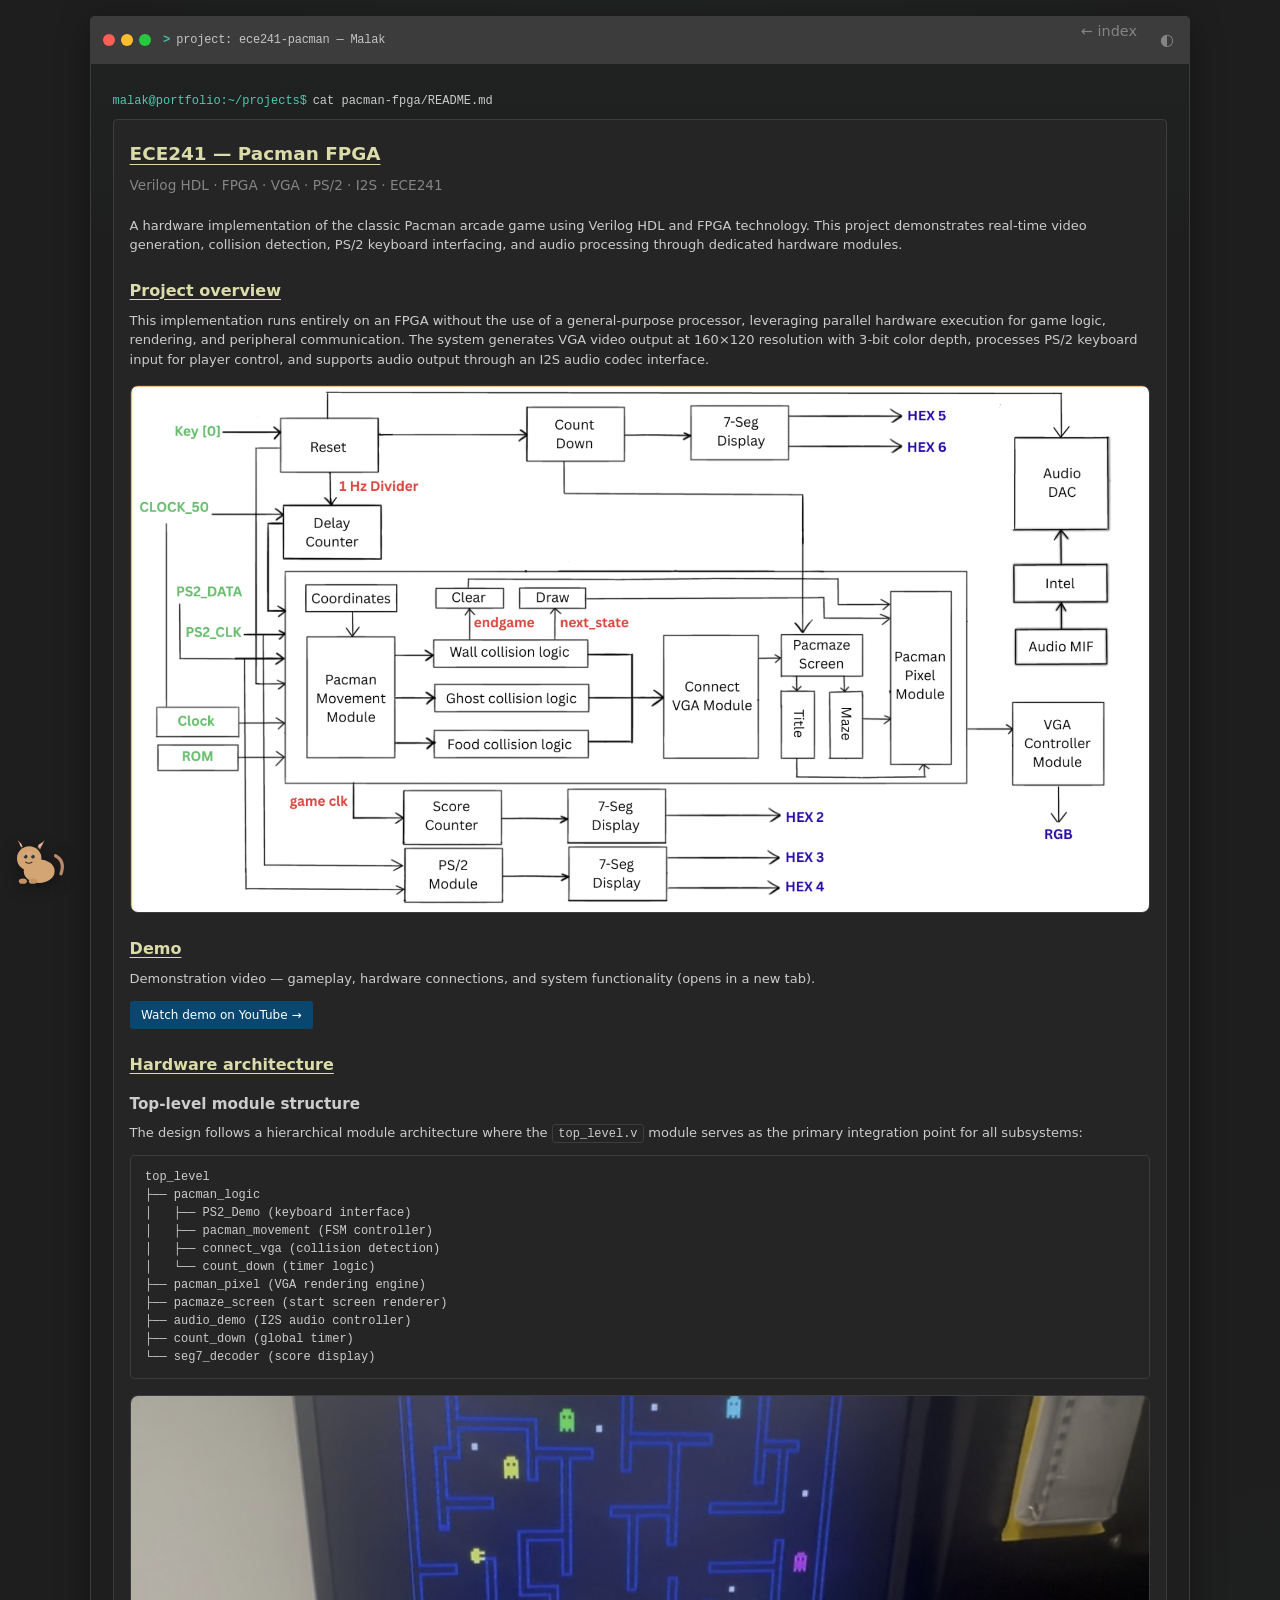
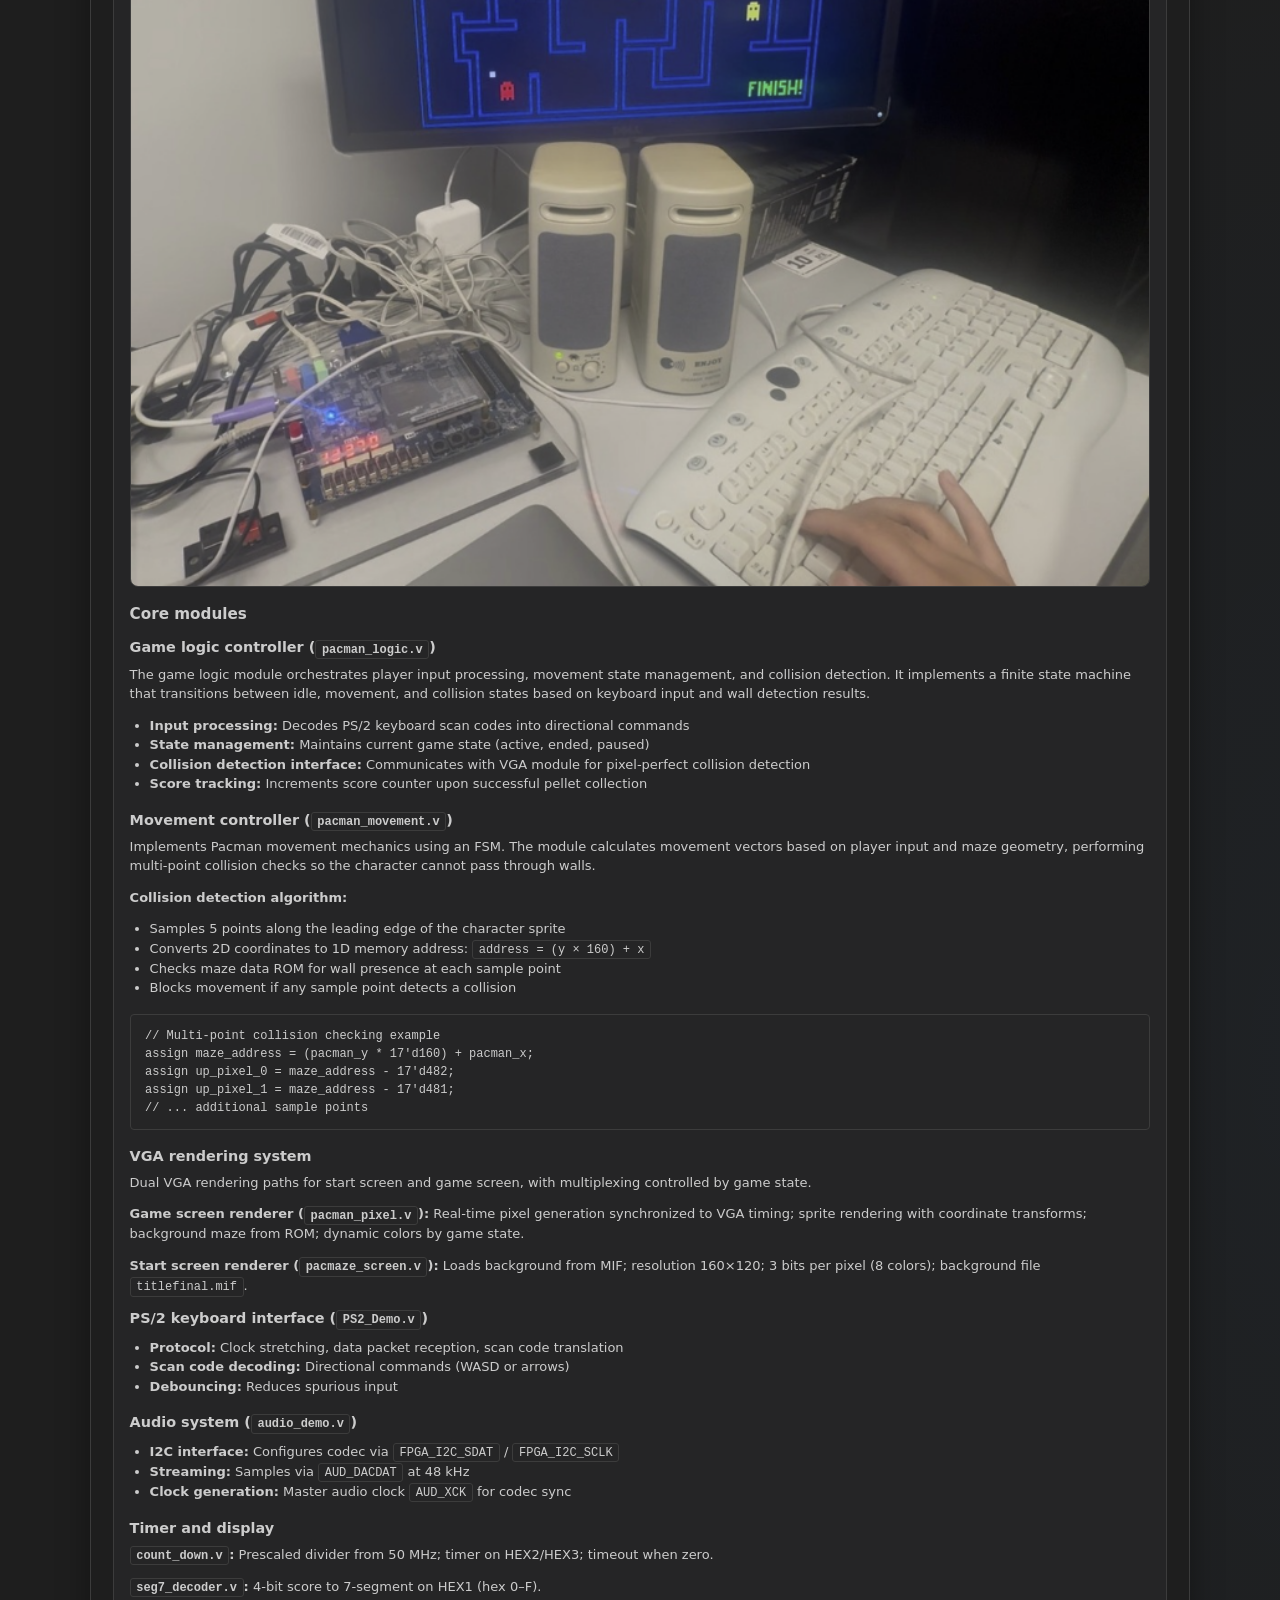
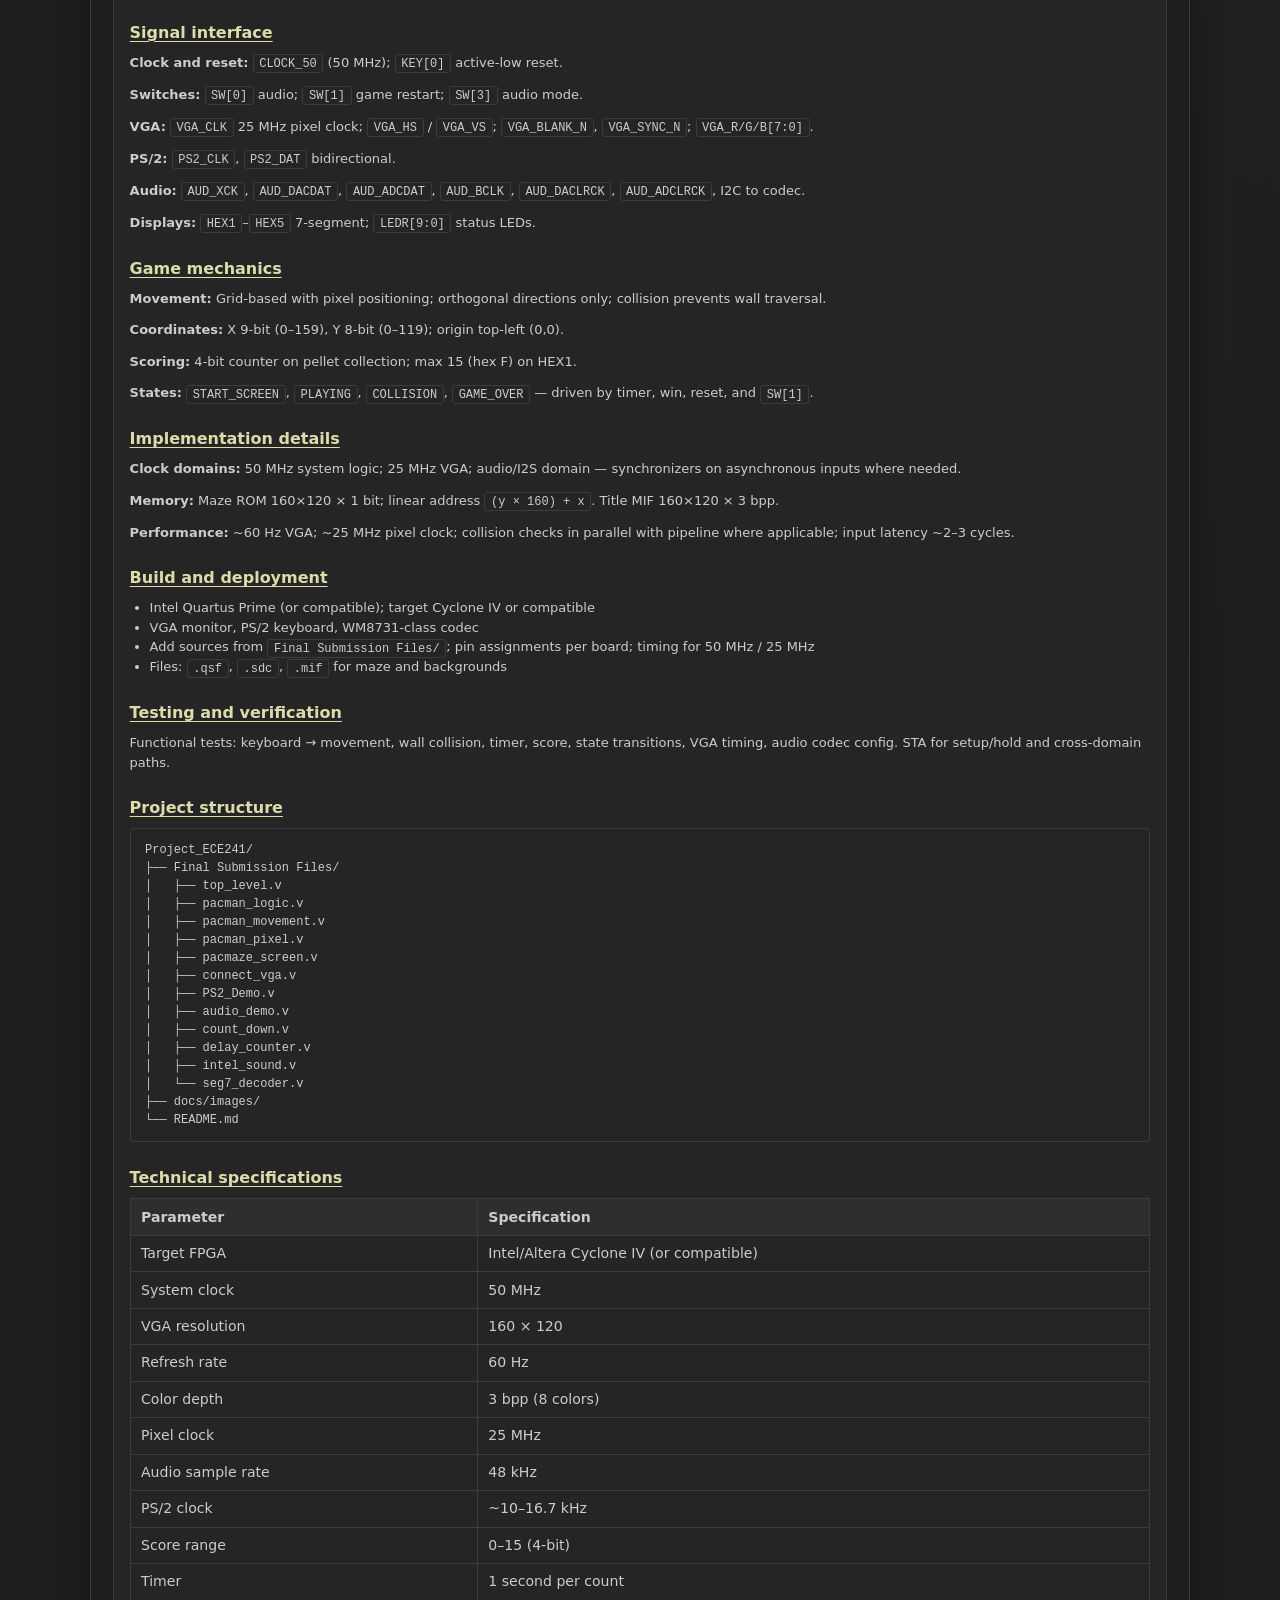
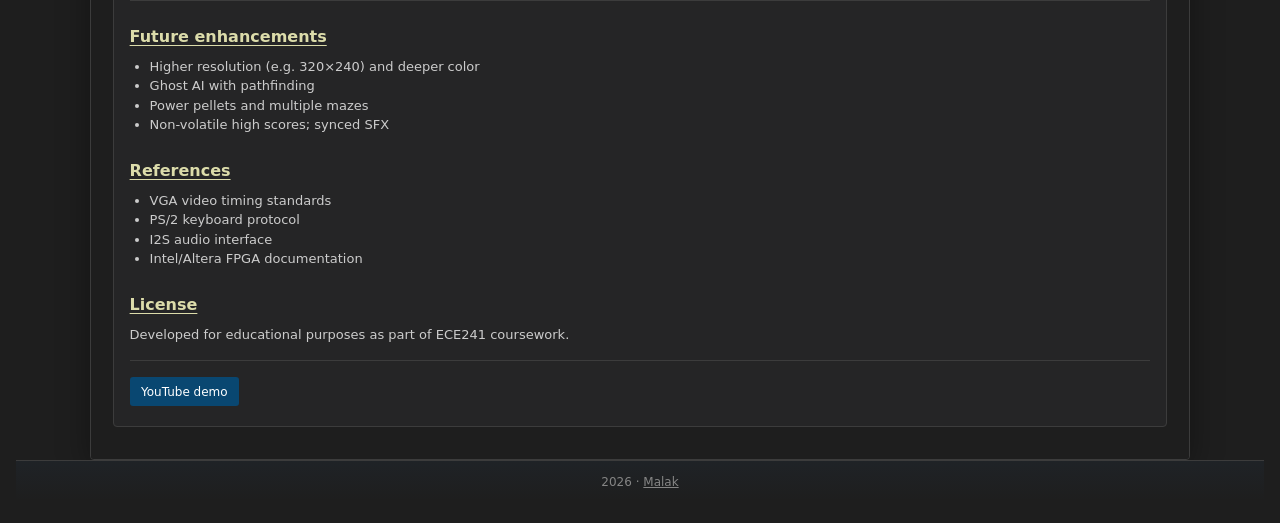
<file: project-pacman-fpga.html>
<!DOCTYPE html>
<html lang="en">
<head>
  <meta charset="UTF-8" />
  <meta name="viewport" content="width=device-width, initial-scale=1.0" />
  <title>ECE241 — Pacman FPGA — Malak</title>
  <link rel="stylesheet" href="styles.css" />
</head>
<body>
  <div class="terminal-window">
    <header class="term-titlebar">
      <div class="term-dots">
        <span class="dot close"></span>
        <span class="dot min"></span>
        <span class="dot max"></span>
      </div>
      <span class="term-title">project: ece241-pacman — Malak</span>
      <a href="index.html#projects" class="back-link term-back">← index</a>
      <button type="button" class="term-theme-toggle" id="theme-toggle" aria-label="Toggle theme"><span class="icon-dark">◐</span><span class="icon-light">☀</span></button>
    </header>

    <main class="term-body">
      <div class="term-content">
        <div class="term-line">
          <span class="prompt">malak@portfolio:~/projects$</span>
          <span class="cmd">cat pacman-fpga/README.md</span>
        </div>
        <article class="project-detail project-detail-long">
          <h1>ECE241 — Pacman FPGA</h1>
          <p class="project-meta">Verilog HDL · FPGA · VGA · PS/2 · I2S · ECE241</p>

          <div class="project-body">
            <p>A hardware implementation of the classic Pacman arcade game using Verilog HDL and FPGA technology. This project demonstrates real-time video generation, collision detection, PS/2 keyboard interfacing, and audio processing through dedicated hardware modules.</p>

            <h2>Project overview</h2>
            <p>This implementation runs entirely on an FPGA without the use of a general-purpose processor, leveraging parallel hardware execution for game logic, rendering, and peripheral communication. The system generates VGA video output at 160×120 resolution with 3-bit color depth, processes PS/2 keyboard input for player control, and supports audio output through an I2S audio codec interface.</p>
            <figure class="project-figure">
              <span class="project-img-wrap" data-img-loaded><img src="images/pacman-fpga/overview.png" alt="Pacman FPGA hardware setup and display" class="project-img" loading="lazy" decoding="async" width="1728" height="892" /></span>
            </figure>

            <h2>Demo</h2>
            <p>Demonstration video — gameplay, hardware connections, and system functionality (opens in a new tab).</p>
            <p class="project-demo-link">
              <a href="https://www.youtube.com/watch?v=6VuTFfgRM2U" class="btn-link" target="_blank" rel="noopener">Watch demo on YouTube →</a>
            </p>

            <h2>Hardware architecture</h2>

            <h3>Top-level module structure</h3>
            <p>The design follows a hierarchical module architecture where the <code>top_level.v</code> module serves as the primary integration point for all subsystems:</p>
            <pre><code>top_level
├── pacman_logic
│   ├── PS2_Demo (keyboard interface)
│   ├── pacman_movement (FSM controller)
│   ├── connect_vga (collision detection)
│   └── count_down (timer logic)
├── pacman_pixel (VGA rendering engine)
├── pacmaze_screen (start screen renderer)
├── audio_demo (I2S audio controller)
├── count_down (global timer)
└── seg7_decoder (score display)</code></pre>
            <figure class="project-figure">
              <span class="project-img-wrap" data-img-loaded><img src="images/pacman-fpga/hardware-arch.png" alt="FPGA board and hardware architecture" class="project-img" loading="lazy" decoding="async" width="819" height="635" /></span>
            </figure>

            <h3>Core modules</h3>

            <h4>Game logic controller (<code>pacman_logic.v</code>)</h4>
            <p>The game logic module orchestrates player input processing, movement state management, and collision detection. It implements a finite state machine that transitions between idle, movement, and collision states based on keyboard input and wall detection results.</p>
            <ul>
              <li><strong>Input processing:</strong> Decodes PS/2 keyboard scan codes into directional commands</li>
              <li><strong>State management:</strong> Maintains current game state (active, ended, paused)</li>
              <li><strong>Collision detection interface:</strong> Communicates with VGA module for pixel-perfect collision detection</li>
              <li><strong>Score tracking:</strong> Increments score counter upon successful pellet collection</li>
            </ul>

            <h4>Movement controller (<code>pacman_movement.v</code>)</h4>
            <p>Implements Pacman movement mechanics using an FSM. The module calculates movement vectors based on player input and maze geometry, performing multi-point collision checks so the character cannot pass through walls.</p>
            <p><strong>Collision detection algorithm:</strong></p>
            <ul>
              <li>Samples 5 points along the leading edge of the character sprite</li>
              <li>Converts 2D coordinates to 1D memory address: <code>address = (y × 160) + x</code></li>
              <li>Checks maze data ROM for wall presence at each sample point</li>
              <li>Blocks movement if any sample point detects a collision</li>
            </ul>
            <pre><code>// Multi-point collision checking example
assign maze_address = (pacman_y * 17'd160) + pacman_x;
assign up_pixel_0 = maze_address - 17'd482;
assign up_pixel_1 = maze_address - 17'd481;
// ... additional sample points</code></pre>

            <h4>VGA rendering system</h4>
            <p>Dual VGA rendering paths for start screen and game screen, with multiplexing controlled by game state.</p>
            <p><strong>Game screen renderer (<code>pacman_pixel.v</code>):</strong> Real-time pixel generation synchronized to VGA timing; sprite rendering with coordinate transforms; background maze from ROM; dynamic colors by game state.</p>
            <p><strong>Start screen renderer (<code>pacmaze_screen.v</code>):</strong> Loads background from MIF; resolution 160×120; 3 bits per pixel (8 colors); background file <code>titlefinal.mif</code>.</p>

            <h4>PS/2 keyboard interface (<code>PS2_Demo.v</code>)</h4>
            <ul>
              <li><strong>Protocol:</strong> Clock stretching, data packet reception, scan code translation</li>
              <li><strong>Scan code decoding:</strong> Directional commands (WASD or arrows)</li>
              <li><strong>Debouncing:</strong> Reduces spurious input</li>
            </ul>

            <h4>Audio system (<code>audio_demo.v</code>)</h4>
            <ul>
              <li><strong>I2C interface:</strong> Configures codec via <code>FPGA_I2C_SDAT</code> / <code>FPGA_I2C_SCLK</code></li>
              <li><strong>Streaming:</strong> Samples via <code>AUD_DACDAT</code> at 48 kHz</li>
              <li><strong>Clock generation:</strong> Master audio clock <code>AUD_XCK</code> for codec sync</li>
            </ul>

            <h4>Timer and display</h4>
            <p><strong><code>count_down.v</code>:</strong> Prescaled divider from 50 MHz; timer on HEX2/HEX3; timeout when zero.</p>
            <p><strong><code>seg7_decoder.v</code>:</strong> 4-bit score to 7-segment on HEX1 (hex 0–F).</p>

            <h2>Signal interface</h2>
            <p><strong>Clock and reset:</strong> <code>CLOCK_50</code> (50 MHz); <code>KEY[0]</code> active-low reset.</p>
            <p><strong>Switches:</strong> <code>SW[0]</code> audio; <code>SW[1]</code> game restart; <code>SW[3]</code> audio mode.</p>
            <p><strong>VGA:</strong> <code>VGA_CLK</code> 25 MHz pixel clock; <code>VGA_HS</code> / <code>VGA_VS</code>; <code>VGA_BLANK_N</code>, <code>VGA_SYNC_N</code>; <code>VGA_R/G/B[7:0]</code>.</p>
            <p><strong>PS/2:</strong> <code>PS2_CLK</code>, <code>PS2_DAT</code> bidirectional.</p>
            <p><strong>Audio:</strong> <code>AUD_XCK</code>, <code>AUD_DACDAT</code>, <code>AUD_ADCDAT</code>, <code>AUD_BCLK</code>, <code>AUD_DACLRCK</code>, <code>AUD_ADCLRCK</code>, I2C to codec.</p>
            <p><strong>Displays:</strong> <code>HEX1</code>–<code>HEX5</code> 7-segment; <code>LEDR[9:0]</code> status LEDs.</p>

            <h2>Game mechanics</h2>
            <p><strong>Movement:</strong> Grid-based with pixel positioning; orthogonal directions only; collision prevents wall traversal.</p>
            <p><strong>Coordinates:</strong> X 9-bit (0–159), Y 8-bit (0–119); origin top-left (0,0).</p>
            <p><strong>Scoring:</strong> 4-bit counter on pellet collection; max 15 (hex F) on HEX1.</p>
            <p><strong>States:</strong> <code>START_SCREEN</code>, <code>PLAYING</code>, <code>COLLISION</code>, <code>GAME_OVER</code> — driven by timer, win, reset, and <code>SW[1]</code>.</p>

            <h2>Implementation details</h2>
            <p><strong>Clock domains:</strong> 50 MHz system logic; 25 MHz VGA; audio/I2S domain — synchronizers on asynchronous inputs where needed.</p>
            <p><strong>Memory:</strong> Maze ROM 160×120 × 1 bit; linear address <code>(y × 160) + x</code>. Title MIF 160×120 × 3 bpp.</p>
            <p><strong>Performance:</strong> ~60 Hz VGA; ~25 MHz pixel clock; collision checks in parallel with pipeline where applicable; input latency ~2–3 cycles.</p>

            <h2>Build and deployment</h2>
            <ul>
              <li>Intel Quartus Prime (or compatible); target Cyclone IV or compatible</li>
              <li>VGA monitor, PS/2 keyboard, WM8731-class codec</li>
              <li>Add sources from <code>Final Submission Files/</code>; pin assignments per board; timing for 50 MHz / 25 MHz</li>
              <li>Files: <code>.qsf</code>, <code>.sdc</code>, <code>.mif</code> for maze and backgrounds</li>
            </ul>

            <h2>Testing and verification</h2>
            <p>Functional tests: keyboard → movement, wall collision, timer, score, state transitions, VGA timing, audio codec config. STA for setup/hold and cross-domain paths.</p>

            <h2>Project structure</h2>
            <pre><code>Project_ECE241/
├── Final Submission Files/
│   ├── top_level.v
│   ├── pacman_logic.v
│   ├── pacman_movement.v
│   ├── pacman_pixel.v
│   ├── pacmaze_screen.v
│   ├── connect_vga.v
│   ├── PS2_Demo.v
│   ├── audio_demo.v
│   ├── count_down.v
│   ├── delay_counter.v
│   ├── intel_sound.v
│   └── seg7_decoder.v
├── docs/images/
└── README.md</code></pre>

            <h2>Technical specifications</h2>
            <table class="project-table">
              <thead>
                <tr><th>Parameter</th><th>Specification</th></tr>
              </thead>
              <tbody>
                <tr><td>Target FPGA</td><td>Intel/Altera Cyclone IV (or compatible)</td></tr>
                <tr><td>System clock</td><td>50 MHz</td></tr>
                <tr><td>VGA resolution</td><td>160 × 120</td></tr>
                <tr><td>Refresh rate</td><td>60 Hz</td></tr>
                <tr><td>Color depth</td><td>3 bpp (8 colors)</td></tr>
                <tr><td>Pixel clock</td><td>25 MHz</td></tr>
                <tr><td>Audio sample rate</td><td>48 kHz</td></tr>
                <tr><td>PS/2 clock</td><td>~10–16.7 kHz</td></tr>
                <tr><td>Score range</td><td>0–15 (4-bit)</td></tr>
                <tr><td>Timer</td><td>1 second per count</td></tr>
              </tbody>
            </table>

            <h2>Future enhancements</h2>
            <ul>
              <li>Higher resolution (e.g. 320×240) and deeper color</li>
              <li>Ghost AI with pathfinding</li>
              <li>Power pellets and multiple mazes</li>
              <li>Non-volatile high scores; synced SFX</li>
            </ul>

            <h2>References</h2>
            <ul>
              <li>VGA video timing standards</li>
              <li>PS/2 keyboard protocol</li>
              <li>I2S audio interface</li>
              <li>Intel/Altera FPGA documentation</li>
            </ul>

            <h2>License</h2>
            <p>Developed for educational purposes as part of ECE241 coursework.</p>
          </div>

          <div class="project-links">
            <a href="https://www.youtube.com/watch?v=6VuTFfgRM2U" class="btn-link" target="_blank" rel="noopener">YouTube demo</a>
          </div>
        </article>
      </div>
    </main>
  </div>

  <footer class="term-footer">
    <span id="year"></span> · <a href="index.html">Malak</a>
  </footer>
  <script src="script.js"></script>
</body>
</html>
</file>
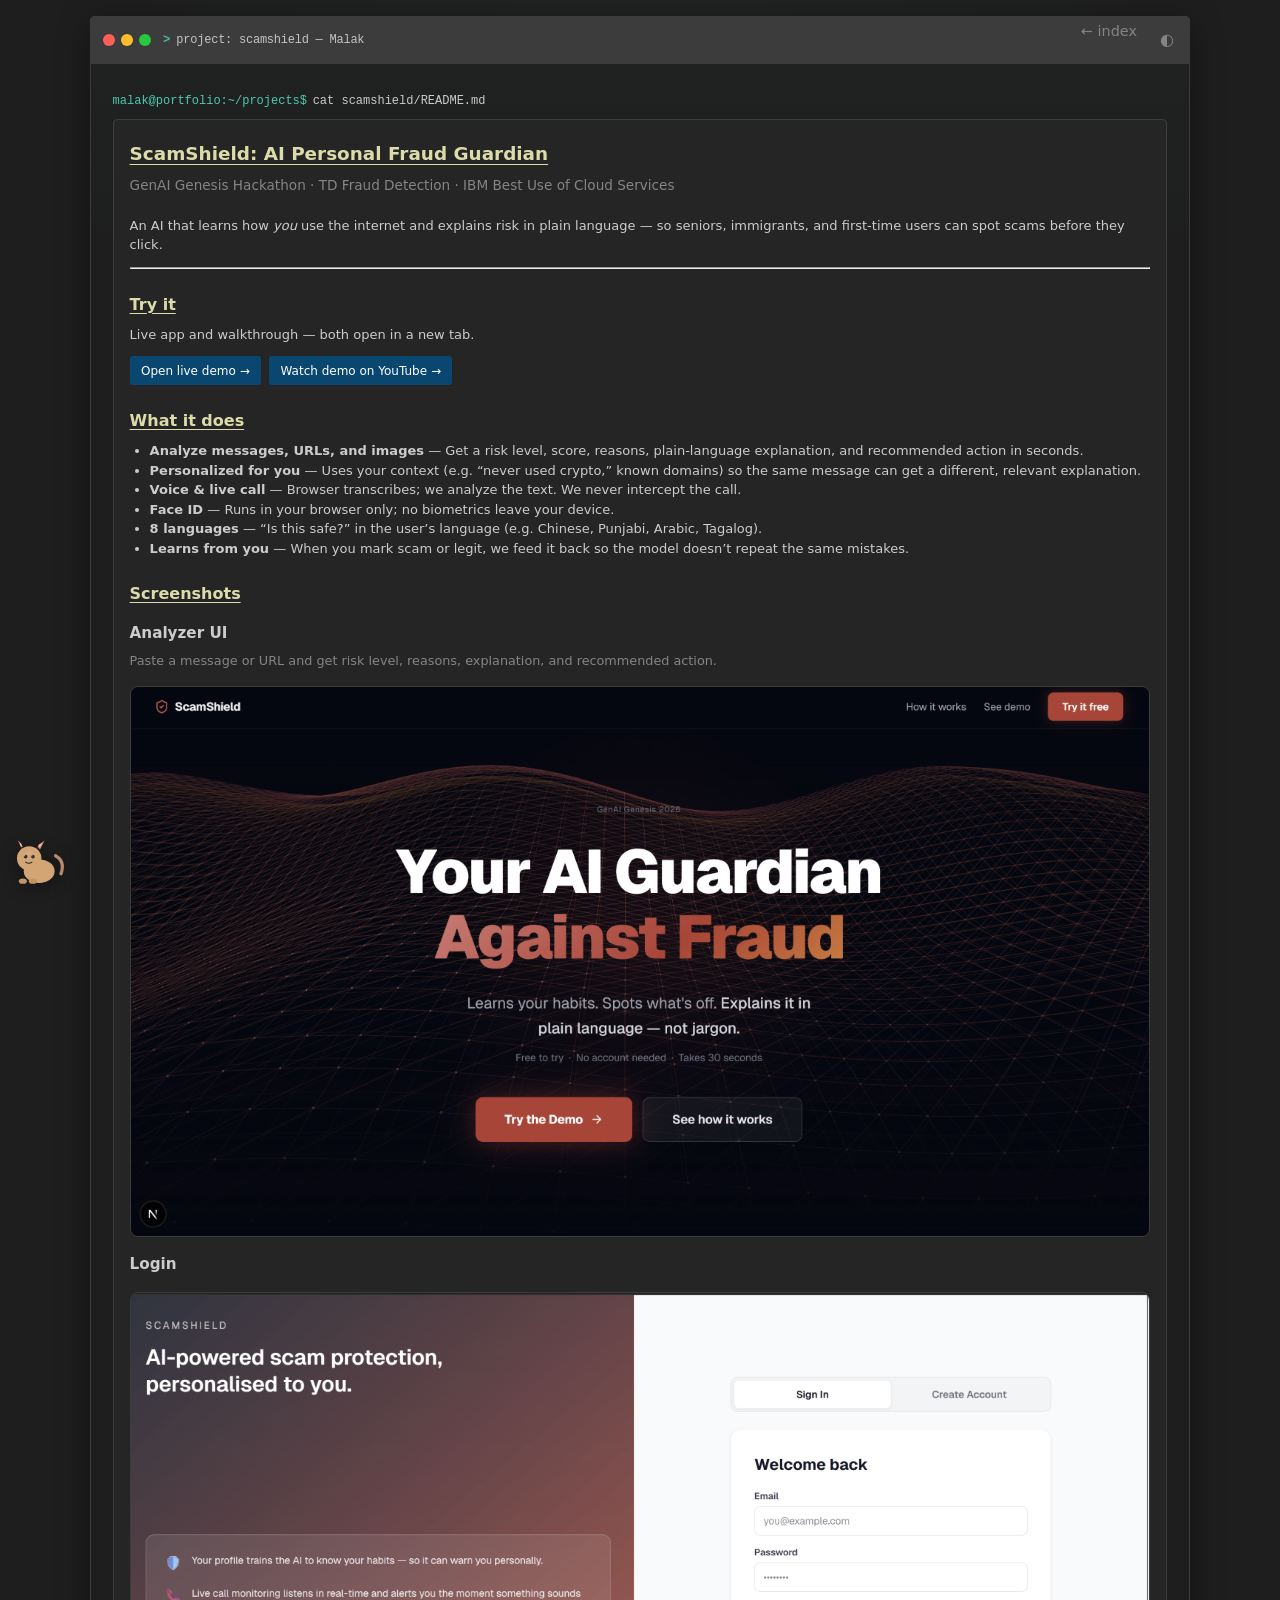
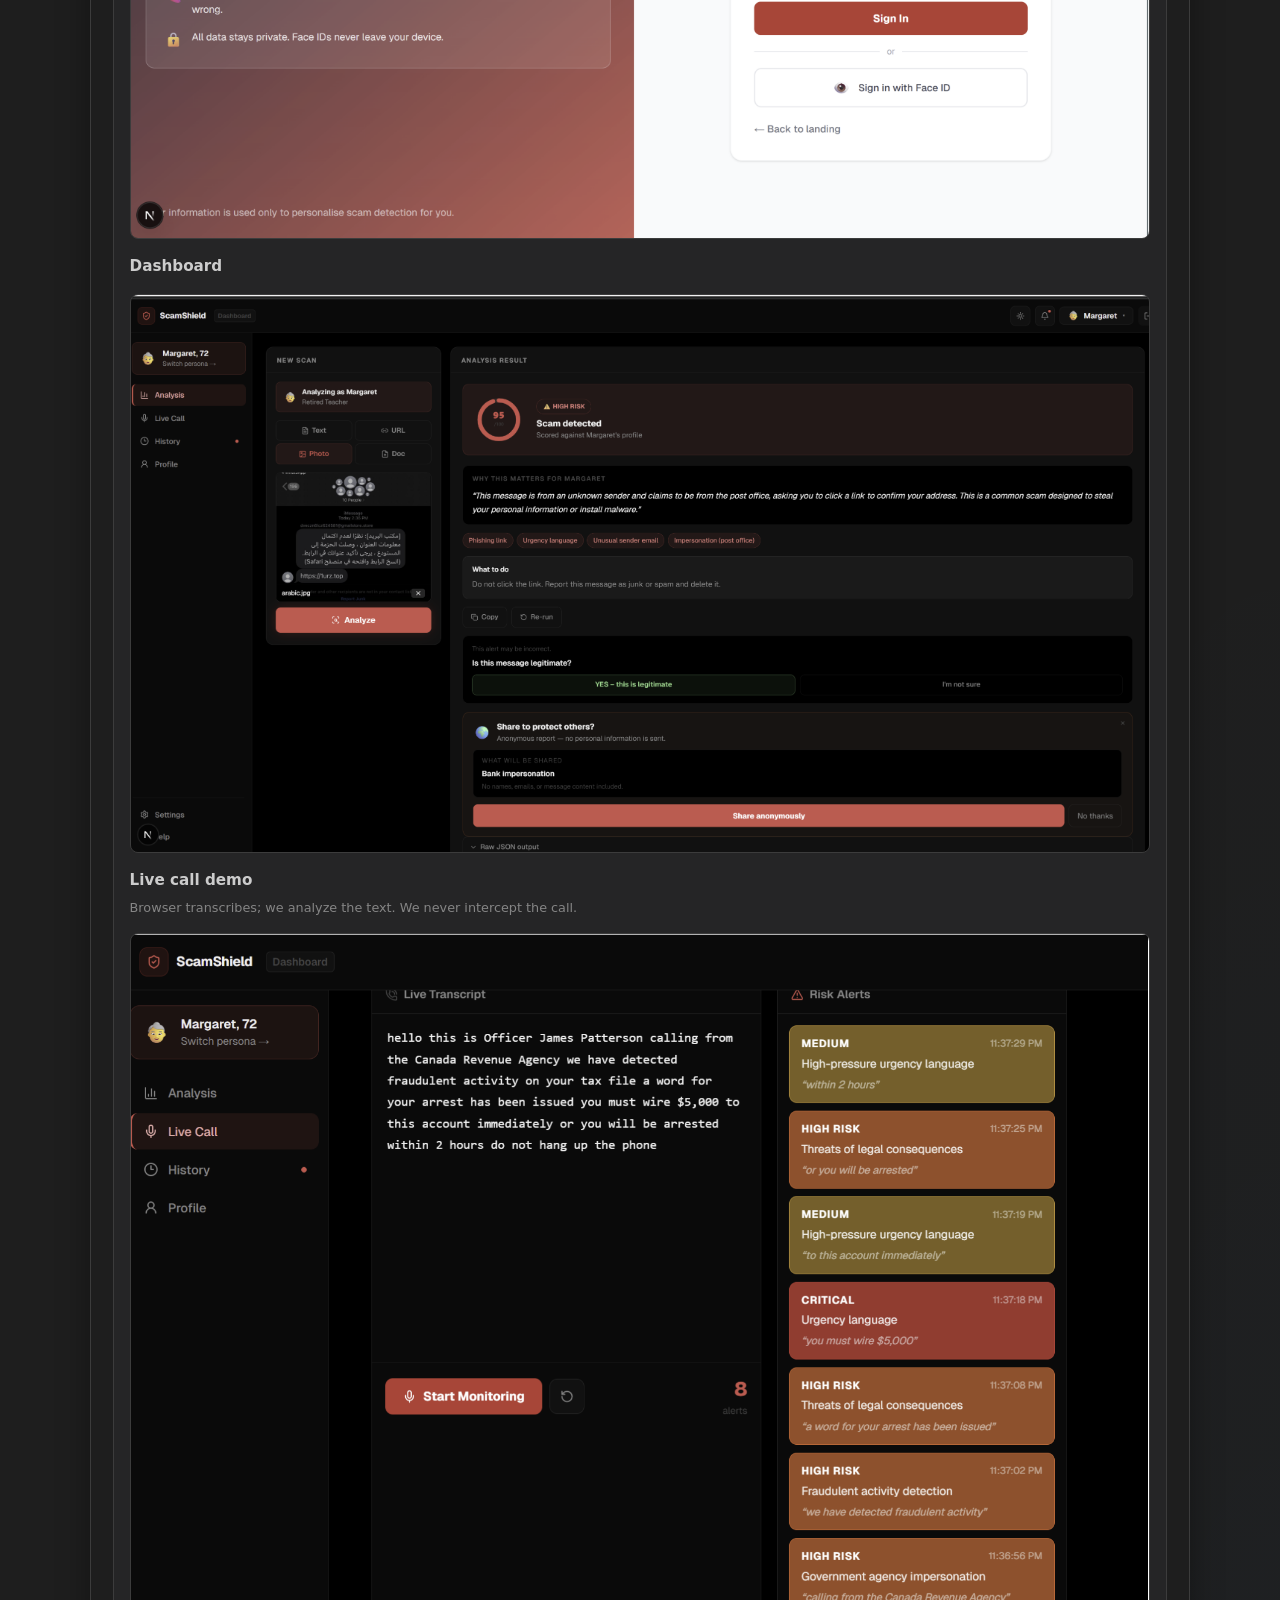
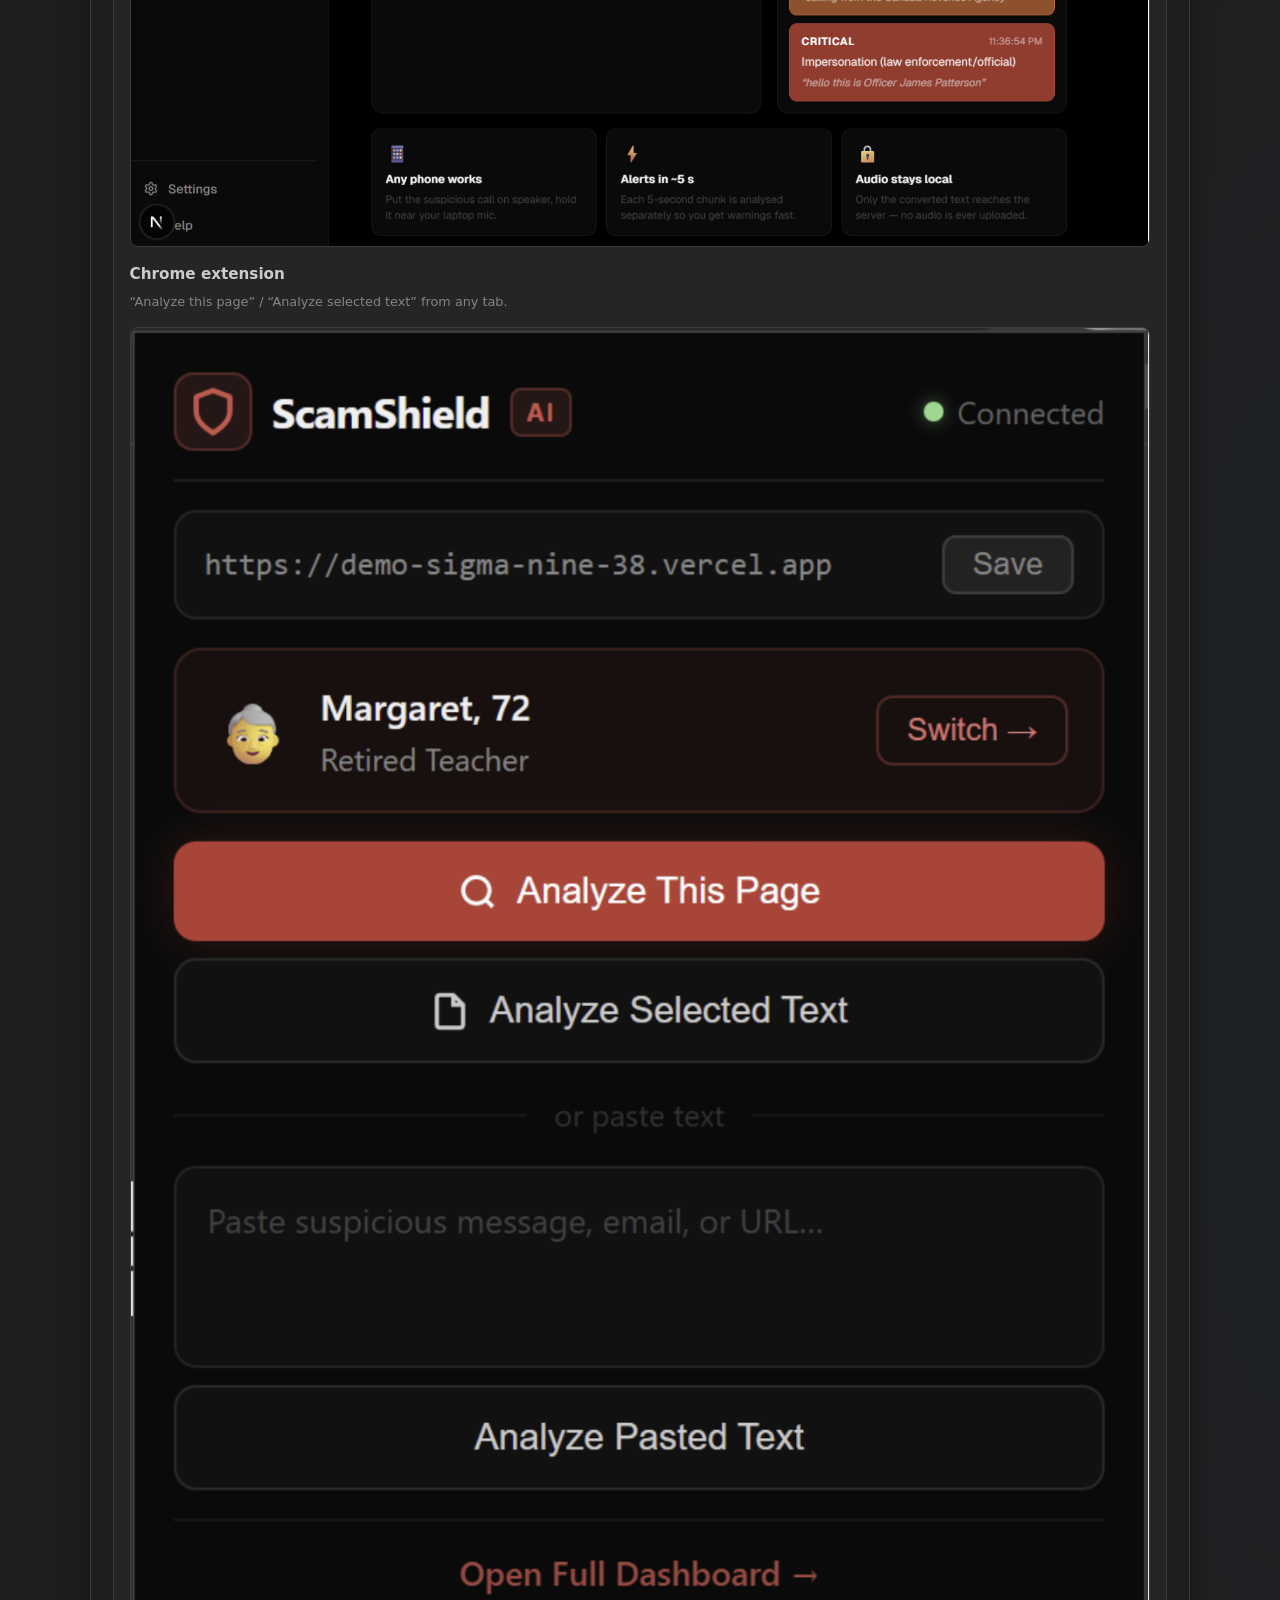
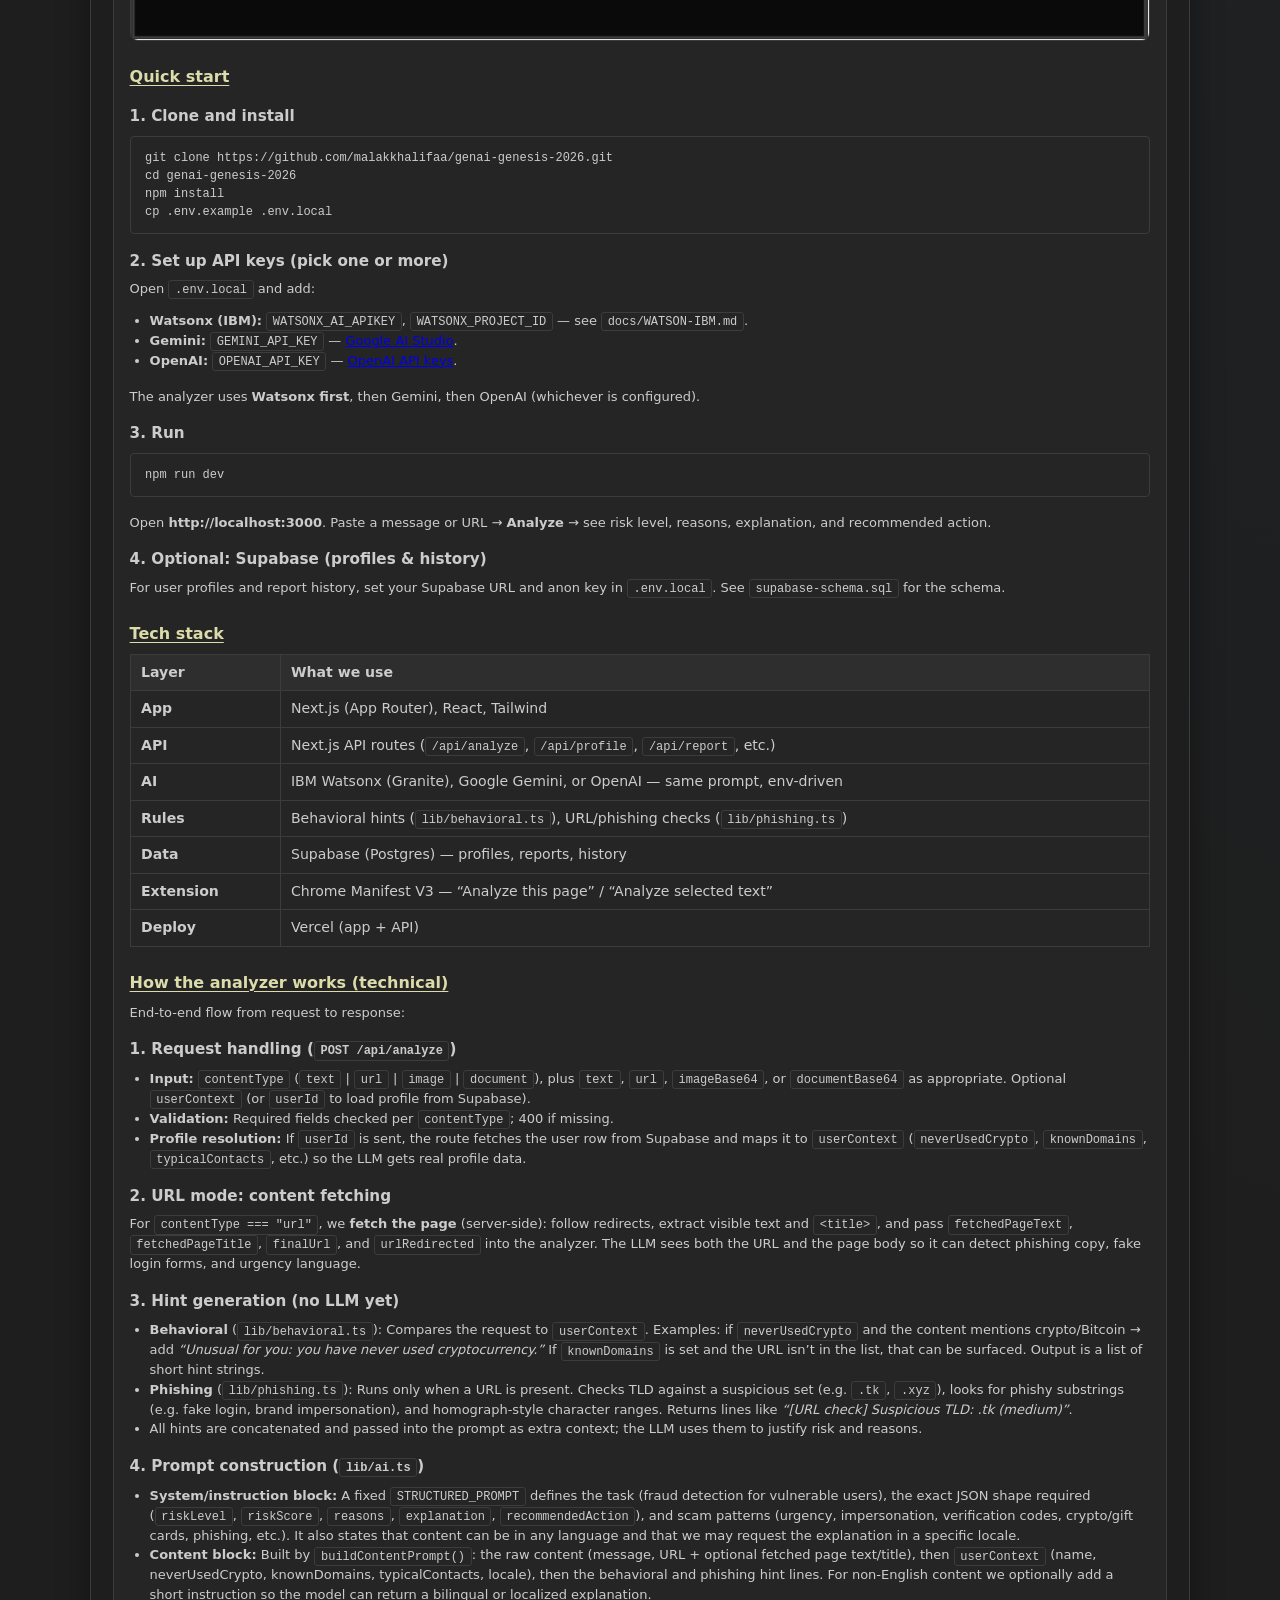
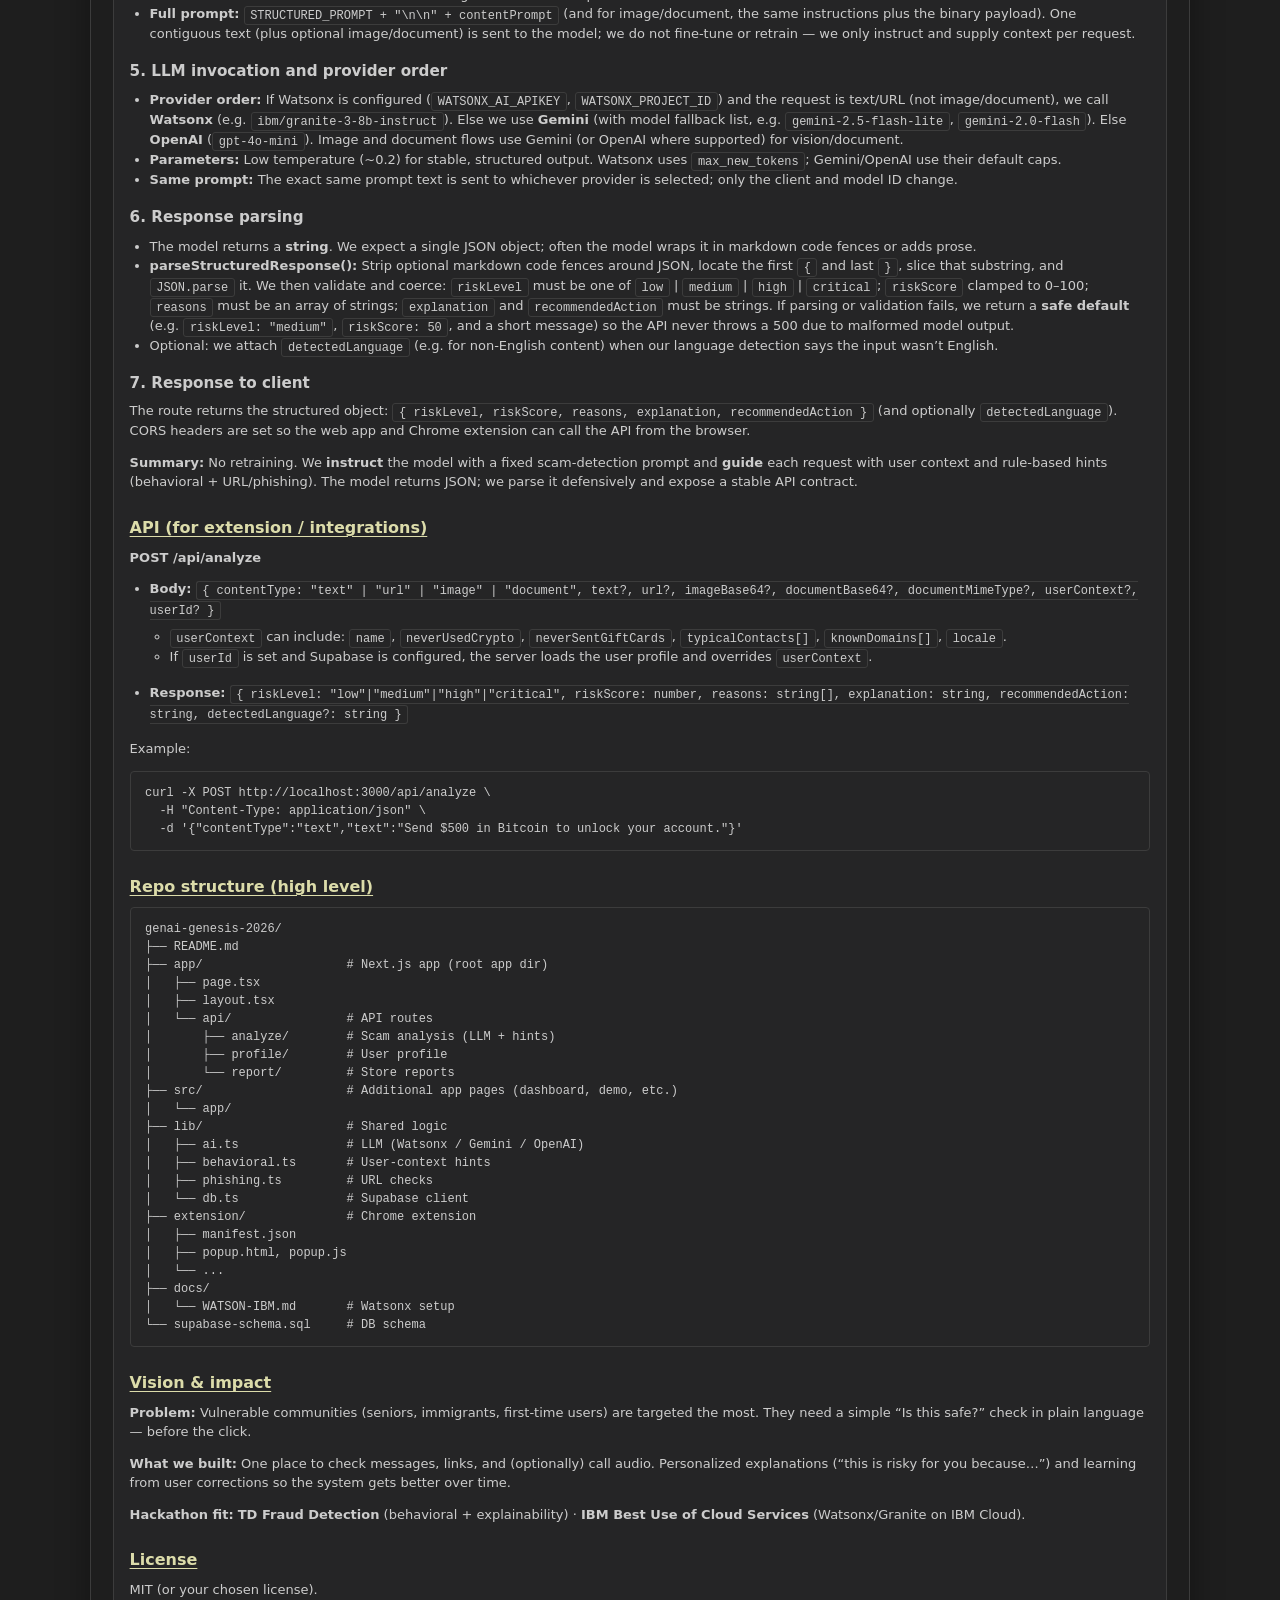
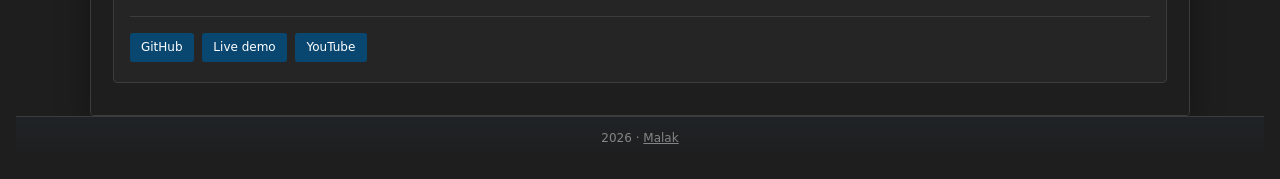
<file: project-scamshield.html>
<!DOCTYPE html>
<html lang="en">
<head>
  <meta charset="UTF-8" />
  <meta name="viewport" content="width=device-width, initial-scale=1.0" />
  <title>ScamShield — Malak</title>
  <link rel="stylesheet" href="styles.css" />
</head>
<body>
  <div class="terminal-window">
    <header class="term-titlebar">
      <div class="term-dots">
        <span class="dot close"></span>
        <span class="dot min"></span>
        <span class="dot max"></span>
      </div>
      <span class="term-title">project: scamshield — Malak</span>
      <a href="index.html#projects" class="back-link term-back">← index</a>
      <button type="button" class="term-theme-toggle" id="theme-toggle" aria-label="Toggle theme"><span class="icon-dark">◐</span><span class="icon-light">☀</span></button>
    </header>

    <main class="term-body">
      <div class="term-content">
        <div class="term-line">
          <span class="prompt">malak@portfolio:~/projects$</span>
          <span class="cmd">cat scamshield/README.md</span>
        </div>
        <article class="project-detail project-detail-long">
          <h1>ScamShield: AI Personal Fraud Guardian</h1>
          <p class="project-meta">GenAI Genesis Hackathon · TD Fraud Detection · IBM Best Use of Cloud Services</p>

          <div class="project-body">
            <p>An AI that learns how <em>you</em> use the internet and explains risk in plain language — so seniors, immigrants, and first-time users can spot scams before they click.</p>

            <hr />

            <h2>Try it</h2>
            <p>Live app and walkthrough — both open in a new tab.</p>
            <p class="project-demo-link">
              <a href="https://demo-sigma-nine-38.vercel.app/" class="btn-link" target="_blank" rel="noopener">Open live demo →</a>
              <a href="https://www.youtube.com/watch?v=ewUyoqX0jk8&amp;t=79s" class="btn-link" target="_blank" rel="noopener">Watch demo on YouTube →</a>
            </p>

            <h2>What it does</h2>
            <ul>
              <li><strong>Analyze messages, URLs, and images</strong> — Get a risk level, score, reasons, plain-language explanation, and recommended action in seconds.</li>
              <li><strong>Personalized for you</strong> — Uses your context (e.g. “never used crypto,” known domains) so the same message can get a different, relevant explanation.</li>
              <li><strong>Voice &amp; live call</strong> — Browser transcribes; we analyze the text. We never intercept the call.</li>
              <li><strong>Face ID</strong> — Runs in your browser only; no biometrics leave your device.</li>
              <li><strong>8 languages</strong> — “Is this safe?” in the user’s language (e.g. Chinese, Punjabi, Arabic, Tagalog).</li>
              <li><strong>Learns from you</strong> — When you mark scam or legit, we feed it back so the model doesn’t repeat the same mistakes.</li>
            </ul>

            <h2>Screenshots</h2>

            <h3>Analyzer UI</h3>
            <p class="img-caption">Paste a message or URL and get risk level, reasons, explanation, and recommended action.</p>
            <figure class="project-figure">
              <span class="project-img-wrap" data-img-loaded><img src="images/scamshield/analyzer.png" alt="ScamShield analyzer UI" class="project-img" loading="lazy" decoding="async" width="800" height="450" /></span>
            </figure>

            <h3>Login</h3>
            <figure class="project-figure">
              <span class="project-img-wrap" data-img-loaded><img src="images/scamshield/login.png" alt="ScamShield login page" class="project-img" loading="lazy" decoding="async" width="800" height="450" /></span>
            </figure>

            <h3>Dashboard</h3>
            <figure class="project-figure">
              <span class="project-img-wrap" data-img-loaded><img src="images/scamshield/dashboard.png" alt="ScamShield dashboard" class="project-img" loading="lazy" decoding="async" width="800" height="450" /></span>
            </figure>

            <h3>Live call demo</h3>
            <p class="img-caption">Browser transcribes; we analyze the text. We never intercept the call.</p>
            <figure class="project-figure">
              <span class="project-img-wrap" data-img-loaded><img src="images/scamshield/live-call.png" alt="ScamShield live call demo" class="project-img" loading="lazy" decoding="async" width="700" height="394" /></span>
            </figure>

            <h3>Chrome extension</h3>
            <p class="img-caption">“Analyze this page” / “Analyze selected text” from any tab.</p>
            <figure class="project-figure">
              <span class="project-img-wrap" data-img-loaded><img src="images/scamshield/extension.png" alt="ScamShield Chrome extension" class="project-img" loading="lazy" decoding="async" width="500" height="313" /></span>
            </figure>

            <h2>Quick start</h2>

            <h3>1. Clone and install</h3>
            <pre><code>git clone https://github.com/malakkhalifaa/genai-genesis-2026.git
cd genai-genesis-2026
npm install
cp .env.example .env.local</code></pre>

            <h3>2. Set up API keys (pick one or more)</h3>
            <p>Open <code>.env.local</code> and add:</p>
            <ul>
              <li><strong>Watsonx (IBM):</strong> <code>WATSONX_AI_APIKEY</code>, <code>WATSONX_PROJECT_ID</code> — see <code>docs/WATSON-IBM.md</code>.</li>
              <li><strong>Gemini:</strong> <code>GEMINI_API_KEY</code> — <a href="https://aistudio.google.com/" target="_blank" rel="noopener">Google AI Studio</a>.</li>
              <li><strong>OpenAI:</strong> <code>OPENAI_API_KEY</code> — <a href="https://platform.openai.com/api-keys" target="_blank" rel="noopener">OpenAI API keys</a>.</li>
            </ul>
            <p>The analyzer uses <strong>Watsonx first</strong>, then Gemini, then OpenAI (whichever is configured).</p>

            <h3>3. Run</h3>
            <pre><code>npm run dev</code></pre>
            <p>Open <strong>http://localhost:3000</strong>. Paste a message or URL → <strong>Analyze</strong> → see risk level, reasons, explanation, and recommended action.</p>

            <h3>4. Optional: Supabase (profiles &amp; history)</h3>
            <p>For user profiles and report history, set your Supabase URL and anon key in <code>.env.local</code>. See <code>supabase-schema.sql</code> for the schema.</p>

            <h2>Tech stack</h2>
            <table class="project-table">
              <thead>
                <tr><th>Layer</th><th>What we use</th></tr>
              </thead>
              <tbody>
                <tr><td><strong>App</strong></td><td>Next.js (App Router), React, Tailwind</td></tr>
                <tr><td><strong>API</strong></td><td>Next.js API routes (<code>/api/analyze</code>, <code>/api/profile</code>, <code>/api/report</code>, etc.)</td></tr>
                <tr><td><strong>AI</strong></td><td>IBM Watsonx (Granite), Google Gemini, or OpenAI — same prompt, env-driven</td></tr>
                <tr><td><strong>Rules</strong></td><td>Behavioral hints (<code>lib/behavioral.ts</code>), URL/phishing checks (<code>lib/phishing.ts</code>)</td></tr>
                <tr><td><strong>Data</strong></td><td>Supabase (Postgres) — profiles, reports, history</td></tr>
                <tr><td><strong>Extension</strong></td><td>Chrome Manifest V3 — “Analyze this page” / “Analyze selected text”</td></tr>
                <tr><td><strong>Deploy</strong></td><td>Vercel (app + API)</td></tr>
              </tbody>
            </table>

            <h2>How the analyzer works (technical)</h2>
            <p>End-to-end flow from request to response:</p>

            <h3>1. Request handling (<code>POST /api/analyze</code>)</h3>
            <ul>
              <li><strong>Input:</strong> <code>contentType</code> (<code>text</code> | <code>url</code> | <code>image</code> | <code>document</code>), plus <code>text</code>, <code>url</code>, <code>imageBase64</code>, or <code>documentBase64</code> as appropriate. Optional <code>userContext</code> (or <code>userId</code> to load profile from Supabase).</li>
              <li><strong>Validation:</strong> Required fields checked per <code>contentType</code>; 400 if missing.</li>
              <li><strong>Profile resolution:</strong> If <code>userId</code> is sent, the route fetches the user row from Supabase and maps it to <code>userContext</code> (<code>neverUsedCrypto</code>, <code>knownDomains</code>, <code>typicalContacts</code>, etc.) so the LLM gets real profile data.</li>
            </ul>

            <h3>2. URL mode: content fetching</h3>
            <p>For <code>contentType === "url"</code>, we <strong>fetch the page</strong> (server-side): follow redirects, extract visible text and <code>&lt;title&gt;</code>, and pass <code>fetchedPageText</code>, <code>fetchedPageTitle</code>, <code>finalUrl</code>, and <code>urlRedirected</code> into the analyzer. The LLM sees both the URL and the page body so it can detect phishing copy, fake login forms, and urgency language.</p>

            <h3>3. Hint generation (no LLM yet)</h3>
            <ul>
              <li><strong>Behavioral</strong> (<code>lib/behavioral.ts</code>): Compares the request to <code>userContext</code>. Examples: if <code>neverUsedCrypto</code> and the content mentions crypto/Bitcoin → add <em>“Unusual for you: you have never used cryptocurrency.”</em> If <code>knownDomains</code> is set and the URL isn’t in the list, that can be surfaced. Output is a list of short hint strings.</li>
              <li><strong>Phishing</strong> (<code>lib/phishing.ts</code>): Runs only when a URL is present. Checks TLD against a suspicious set (e.g. <code>.tk</code>, <code>.xyz</code>), looks for phishy substrings (e.g. fake login, brand impersonation), and homograph-style character ranges. Returns lines like <em>“[URL check] Suspicious TLD: .tk (medium)”</em>.</li>
              <li>All hints are concatenated and passed into the prompt as extra context; the LLM uses them to justify risk and reasons.</li>
            </ul>

            <h3>4. Prompt construction (<code>lib/ai.ts</code>)</h3>
            <ul>
              <li><strong>System/instruction block:</strong> A fixed <code>STRUCTURED_PROMPT</code> defines the task (fraud detection for vulnerable users), the exact JSON shape required (<code>riskLevel</code>, <code>riskScore</code>, <code>reasons</code>, <code>explanation</code>, <code>recommendedAction</code>), and scam patterns (urgency, impersonation, verification codes, crypto/gift cards, phishing, etc.). It also states that content can be in any language and that we may request the explanation in a specific locale.</li>
              <li><strong>Content block:</strong> Built by <code>buildContentPrompt()</code>: the raw content (message, URL + optional fetched page text/title), then <code>userContext</code> (name, neverUsedCrypto, knownDomains, typicalContacts, locale), then the behavioral and phishing hint lines. For non-English content we optionally add a short instruction so the model can return a bilingual or localized explanation.</li>
              <li><strong>Full prompt:</strong> <code>STRUCTURED_PROMPT + "\n\n" + contentPrompt</code> (and for image/document, the same instructions plus the binary payload). One contiguous text (plus optional image/document) is sent to the model; we do not fine-tune or retrain — we only instruct and supply context per request.</li>
            </ul>

            <h3>5. LLM invocation and provider order</h3>
            <ul>
              <li><strong>Provider order:</strong> If Watsonx is configured (<code>WATSONX_AI_APIKEY</code>, <code>WATSONX_PROJECT_ID</code>) and the request is text/URL (not image/document), we call <strong>Watsonx</strong> (e.g. <code>ibm/granite-3-8b-instruct</code>). Else we use <strong>Gemini</strong> (with model fallback list, e.g. <code>gemini-2.5-flash-lite</code>, <code>gemini-2.0-flash</code>). Else <strong>OpenAI</strong> (<code>gpt-4o-mini</code>). Image and document flows use Gemini (or OpenAI where supported) for vision/document.</li>
              <li><strong>Parameters:</strong> Low temperature (~0.2) for stable, structured output. Watsonx uses <code>max_new_tokens</code>; Gemini/OpenAI use their default caps.</li>
              <li><strong>Same prompt:</strong> The exact same prompt text is sent to whichever provider is selected; only the client and model ID change.</li>
            </ul>

            <h3>6. Response parsing</h3>
            <ul>
              <li>The model returns a <strong>string</strong>. We expect a single JSON object; often the model wraps it in markdown code fences or adds prose.</li>
              <li><strong>parseStructuredResponse():</strong> Strip optional markdown code fences around JSON, locate the first <code>{</code> and last <code>}</code>, slice that substring, and <code>JSON.parse</code> it. We then validate and coerce: <code>riskLevel</code> must be one of <code>low</code> | <code>medium</code> | <code>high</code> | <code>critical</code>; <code>riskScore</code> clamped to 0–100; <code>reasons</code> must be an array of strings; <code>explanation</code> and <code>recommendedAction</code> must be strings. If parsing or validation fails, we return a <strong>safe default</strong> (e.g. <code>riskLevel: "medium"</code>, <code>riskScore: 50</code>, and a short message) so the API never throws a 500 due to malformed model output.</li>
              <li>Optional: we attach <code>detectedLanguage</code> (e.g. for non-English content) when our language detection says the input wasn’t English.</li>
            </ul>

            <h3>7. Response to client</h3>
            <p>The route returns the structured object: <code>{ riskLevel, riskScore, reasons, explanation, recommendedAction }</code> (and optionally <code>detectedLanguage</code>). CORS headers are set so the web app and Chrome extension can call the API from the browser.</p>
            <p><strong>Summary:</strong> No retraining. We <strong>instruct</strong> the model with a fixed scam-detection prompt and <strong>guide</strong> each request with user context and rule-based hints (behavioral + URL/phishing). The model returns JSON; we parse it defensively and expose a stable API contract.</p>

            <h2>API (for extension / integrations)</h2>
            <p><strong>POST /api/analyze</strong></p>
            <ul>
              <li><strong>Body:</strong> <code>{ contentType: "text" | "url" | "image" | "document", text?, url?, imageBase64?, documentBase64?, documentMimeType?, userContext?, userId? }</code>
                <ul>
                  <li><code>userContext</code> can include: <code>name</code>, <code>neverUsedCrypto</code>, <code>neverSentGiftCards</code>, <code>typicalContacts[]</code>, <code>knownDomains[]</code>, <code>locale</code>.</li>
                  <li>If <code>userId</code> is set and Supabase is configured, the server loads the user profile and overrides <code>userContext</code>.</li>
                </ul>
              </li>
              <li><strong>Response:</strong> <code>{ riskLevel: "low"|"medium"|"high"|"critical", riskScore: number, reasons: string[], explanation: string, recommendedAction: string, detectedLanguage?: string }</code></li>
            </ul>
            <p>Example:</p>
            <pre><code>curl -X POST http://localhost:3000/api/analyze \
  -H "Content-Type: application/json" \
  -d '{"contentType":"text","text":"Send $500 in Bitcoin to unlock your account."}'</code></pre>

            <h2>Repo structure (high level)</h2>
            <pre><code>genai-genesis-2026/
├── README.md
├── app/                    # Next.js app (root app dir)
│   ├── page.tsx
│   ├── layout.tsx
│   └── api/                # API routes
│       ├── analyze/        # Scam analysis (LLM + hints)
│       ├── profile/        # User profile
│       └── report/         # Store reports
├── src/                    # Additional app pages (dashboard, demo, etc.)
│   └── app/
├── lib/                    # Shared logic
│   ├── ai.ts               # LLM (Watsonx / Gemini / OpenAI)
│   ├── behavioral.ts       # User-context hints
│   ├── phishing.ts         # URL checks
│   └── db.ts               # Supabase client
├── extension/              # Chrome extension
│   ├── manifest.json
│   ├── popup.html, popup.js
│   └── ...
├── docs/
│   └── WATSON-IBM.md       # Watsonx setup
└── supabase-schema.sql     # DB schema</code></pre>

            <h2>Vision &amp; impact</h2>
            <p><strong>Problem:</strong> Vulnerable communities (seniors, immigrants, first-time users) are targeted the most. They need a simple “Is this safe?” check in plain language — before the click.</p>
            <p><strong>What we built:</strong> One place to check messages, links, and (optionally) call audio. Personalized explanations (“this is risky for you because…”) and learning from user corrections so the system gets better over time.</p>
            <p><strong>Hackathon fit:</strong> <strong>TD Fraud Detection</strong> (behavioral + explainability) · <strong>IBM Best Use of Cloud Services</strong> (Watsonx/Granite on IBM Cloud).</p>

            <h2>License</h2>
            <p>MIT (or your chosen license).</p>
          </div>

          <div class="project-links">
            <a href="https://github.com/malakkhalifaa/genai-genesis-2026" class="btn-link" target="_blank" rel="noopener">GitHub</a>
            <a href="https://demo-sigma-nine-38.vercel.app/" class="btn-link" target="_blank" rel="noopener">Live demo</a>
            <a href="https://www.youtube.com/watch?v=ewUyoqX0jk8&amp;t=79s" class="btn-link" target="_blank" rel="noopener">YouTube</a>
          </div>
        </article>
      </div>
    </main>
  </div>

  <footer class="term-footer">
    <span id="year"></span> · <a href="index.html">Malak</a>
  </footer>
  <script src="script.js"></script>
</body>
</html>
</file>
<file: styles.css>
/* Workbench tokens — aligned with VS Code Dark+ / Light+ feel */
:root {
  --term-bg: #1e1e1e;
  --term-surface: #252526;
  --term-text: #cccccc;
  --term-muted: #858585;
  --term-prompt: #4ec9b0;
  --term-cmd: #d4d4d4;
  --term-accent: #ce9178;
  --term-link: #3794ff;
  --term-link-hover: #4aa3ff;
  --term-amber: #dcdcaa;
  --term-border: #3c3c3c;
  --term-titlebar: #3c3c3c;
  --vscode-list-hover: #2a2d2e;
  --vscode-list-active: #094771;
  --vscode-list-active-fg: #ffffff;
  --vscode-focus-border: #007fd4;
  --term-glow: rgba(78, 201, 176, 0.08);
  --cute-blush: rgba(232, 165, 152, 0.08);
  --cute-lilac: rgba(167, 139, 250, 0.06);
  --radius-sm: 3px;
  --radius-md: 4px;
  --radius-lg: 6px;
  --shadow-window: 0 8px 32px rgba(0, 0, 0, 0.36);
  --ease-out-soft: cubic-bezier(0.33, 1, 0.68, 1);
  --ease-spring: cubic-bezier(0.34, 1.25, 0.64, 1);
  --ease-smooth: cubic-bezier(0.4, 0, 0.2, 1);
  --chrome-line: rgba(255, 255, 255, 0.055);
  --chrome-inset: inset 0 1px 0 rgba(255, 255, 255, 0.06);
  --glow-teal: rgba(78, 201, 176, 0.12);
  --glow-blue: rgba(86, 156, 214, 0.1);
  --glow-violet: rgba(197, 134, 192, 0.08);
  --font: -apple-system, BlinkMacSystemFont, 'Segoe WPC', 'Segoe UI', system-ui, 'Ubuntu', sans-serif;
  --font-display: var(--font);
  --font-mono: 'Cascadia Code', 'SF Mono', 'Consolas', 'Courier New', monospace;
}
[data-theme="light"] {
  --term-bg: #ffffff;
  --term-surface: #f3f3f3;
  --term-text: #3b3b3b;
  --term-muted: #616161;
  --term-prompt: #098658;
  --term-cmd: #1a1a1a;
  --term-link: #006ab1;
  --term-link-hover: #005a9e;
  --term-amber: #795e26;
  --term-border: #e5e5e5;
  --term-titlebar: #dddddd;
  --vscode-list-hover: #e8e8e8;
  --vscode-list-active: #0060c0;
  --vscode-list-active-fg: #ffffff;
  --vscode-focus-border: #005fb8;
  --term-glow: rgba(9, 134, 88, 0.06);
  --cute-blush: rgba(200, 120, 140, 0.06);
  --cute-lilac: rgba(120, 90, 200, 0.04);
  --shadow-window: 0 4px 24px rgba(0, 0, 0, 0.08);
  --chrome-line: rgba(0, 0, 0, 0.06);
  --chrome-inset: inset 0 1px 0 rgba(255, 255, 255, 0.85);
  --glow-teal: rgba(9, 134, 88, 0.1);
  --glow-blue: rgba(0, 106, 177, 0.08);
  --glow-violet: rgba(120, 90, 200, 0.06);
}
*, *::before, *::after { box-sizing: border-box; margin: 0; padding: 0; }
html {
  scroll-behavior: smooth;
  color-scheme: dark light;
  scrollbar-width: thin;
  scrollbar-color: var(--term-border) var(--term-surface);
}
html::-webkit-scrollbar {
  width: 10px;
  height: 10px;
}
html::-webkit-scrollbar-track {
  background: var(--term-surface);
}
html::-webkit-scrollbar-thumb {
  background: var(--term-border);
  border-radius: 5px;
  border: 2px solid var(--term-surface);
}
html::-webkit-scrollbar-thumb:hover {
  background: var(--term-muted);
}
::selection {
  background: rgba(0, 120, 212, 0.38);
  color: inherit;
}
[data-theme="light"] ::selection {
  background: rgba(0, 95, 184, 0.22);
}
body {
  font-family: var(--font);
  font-size: 13px;
  line-height: 1.5;
  color: var(--term-text);
  background: var(--term-bg);
  background-image:
    radial-gradient(ellipse 100% 80% at 50% -30%, var(--term-glow), transparent 55%),
    radial-gradient(ellipse 60% 50% at 100% 50%, rgba(55, 148, 255, 0.03), transparent 50%);
  min-height: 100vh;
  -webkit-font-smoothing: antialiased;
  transition: background 0.2s ease, color 0.2s ease;
  overflow-x: hidden;
}
/* Full-viewport WebGL wash (index only — canvas #webgl-overlay) */
.webgl-overlay {
  position: fixed;
  inset: 0;
  width: 100%;
  height: 100%;
  z-index: 1;
  pointer-events: none;
  display: block;
  opacity: 0;
  transition: opacity 1s ease;
  mix-blend-mode: screen;
}
.webgl-overlay.webgl-overlay--ready {
  opacity: var(--webgl-overlay-opacity, 0.22);
}
[data-theme="light"] .webgl-overlay.webgl-overlay--ready {
  --webgl-overlay-opacity: 0.14;
  mix-blend-mode: soft-light;
}
.webgl-overlay--unsupported {
  display: none !important;
}
body:has(#webgl-overlay) .vscode-layout,
body:has(#webgl-overlay) > .term-footer {
  position: relative;
  z-index: 2;
}

body:has(> .vscode-layout) {
  background-color: var(--term-bg);
  background-image:
    radial-gradient(ellipse 120% 85% at 50% -28%, var(--glow-teal), transparent 55%),
    radial-gradient(ellipse 50% 60% at 0% 45%, var(--glow-blue), transparent 48%),
    radial-gradient(ellipse 48% 52% at 100% 85%, var(--glow-violet), transparent 50%),
    radial-gradient(ellipse 110% 75% at 50% -22%, var(--term-glow), transparent 58%),
    radial-gradient(ellipse 42% 55% at 0% 55%, rgba(86, 156, 214, 0.055), transparent 52%),
    radial-gradient(ellipse 38% 48% at 100% 88%, rgba(197, 134, 192, 0.045), transparent 50%);
}
[data-theme="light"] body:has(> .vscode-layout) {
  background-image:
    radial-gradient(ellipse 120% 85% at 50% -28%, var(--glow-teal), transparent 55%),
    radial-gradient(ellipse 50% 60% at 0% 45%, var(--glow-blue), transparent 48%),
    radial-gradient(ellipse 48% 52% at 100% 85%, var(--glow-violet), transparent 50%),
    radial-gradient(ellipse 110% 75% at 50% -22%, var(--term-glow), transparent 58%),
    radial-gradient(ellipse 42% 55% at 0% 55%, rgba(0, 106, 177, 0.06), transparent 52%),
    radial-gradient(ellipse 38% 48% at 100% 88%, rgba(120, 90, 200, 0.04), transparent 50%);
}
/* Project detail pages: terminal is direct child of body (no .vscode-main), so center it */
body:has(> .terminal-window) {
  padding: 1rem;
}

/* VS Code layout */
.vscode-layout {
  display: flex;
  min-height: 100vh;
  min-height: 100dvh;
}

.vscode-main {
  flex: 1;
  min-width: 0;
  display: flex;
  flex-direction: column;
  align-items: stretch;
  padding: 0;
  overflow-x: hidden;
  background-color: var(--term-bg);
  background-image:
    radial-gradient(ellipse 72% 50% at 78% 8%, rgba(86, 156, 214, 0.055), transparent 52%),
    radial-gradient(ellipse 55% 42% at 12% 92%, rgba(78, 201, 176, 0.045), transparent 48%);
}
[data-theme="light"] .vscode-main {
  background-image:
    radial-gradient(ellipse 72% 50% at 78% 8%, rgba(0, 106, 177, 0.05), transparent 52%),
    radial-gradient(ellipse 55% 42% at 12% 92%, rgba(9, 134, 88, 0.04), transparent 48%);
}

/* Premium workbench — index layout only; depth + glass chrome, no hover lift */
body:has(> .vscode-layout) .vscode-main {
  background-image:
    repeating-linear-gradient(0deg, transparent 0, transparent 23px, rgba(255, 255, 255, 0.02) 23px, rgba(255, 255, 255, 0.02) 24px),
    repeating-linear-gradient(90deg, transparent 0, transparent 23px, rgba(255, 255, 255, 0.014) 23px, rgba(255, 255, 255, 0.014) 24px),
    radial-gradient(ellipse 80% 55% at 82% 6%, rgba(86, 156, 214, 0.09), transparent 52%),
    radial-gradient(ellipse 62% 50% at 10% 90%, rgba(78, 201, 176, 0.08), transparent 50%),
    radial-gradient(ellipse 55% 42% at 48% 48%, rgba(197, 134, 192, 0.05), transparent 55%);
}
[data-theme="light"] body:has(> .vscode-layout) .vscode-main {
  background-image:
    repeating-linear-gradient(0deg, transparent 0, transparent 23px, rgba(0, 0, 0, 0.018) 23px, rgba(0, 0, 0, 0.018) 24px),
    repeating-linear-gradient(90deg, transparent 0, transparent 23px, rgba(0, 0, 0, 0.012) 23px, rgba(0, 0, 0, 0.012) 24px),
    radial-gradient(ellipse 80% 55% at 82% 6%, rgba(0, 106, 177, 0.08), transparent 52%),
    radial-gradient(ellipse 62% 50% at 10% 90%, rgba(9, 134, 88, 0.07), transparent 50%),
    radial-gradient(ellipse 55% 42% at 48% 48%, rgba(120, 90, 200, 0.045), transparent 55%);
}
body:has(> .vscode-layout) .terminal-window::before {
  background:
    radial-gradient(ellipse 92% 58% at 50% -20%, rgba(78, 201, 176, 0.1), transparent 58%),
    radial-gradient(ellipse 48% 42% at 98% 0%, rgba(55, 148, 255, 0.08), transparent 62%),
    radial-gradient(ellipse 40% 36% at 4% 95%, rgba(197, 134, 192, 0.06), transparent 55%);
}
body:has(> .vscode-layout) .term-titlebar {
  backdrop-filter: blur(10px) saturate(1.15);
  -webkit-backdrop-filter: blur(10px) saturate(1.15);
  background: linear-gradient(180deg, rgba(255, 255, 255, 0.06) 0%, transparent 100%), var(--term-titlebar);
  border-bottom-color: color-mix(in srgb, var(--term-border) 85%, transparent);
  box-shadow: var(--chrome-inset);
}
[data-theme="light"] body:has(> .vscode-layout) .term-titlebar {
  background: linear-gradient(180deg, rgba(255, 255, 255, 0.45) 0%, var(--term-titlebar) 100%);
}
body:has(> .vscode-layout) .term-tabs {
  background: linear-gradient(180deg, rgba(255, 255, 255, 0.04) 0%, transparent 100%), color-mix(in srgb, var(--term-titlebar) 88%, #000);
  border-bottom-color: color-mix(in srgb, var(--term-border) 88%, transparent);
  box-shadow: inset 0 1px 0 rgba(255, 255, 255, 0.04);
}
[data-theme="light"] body:has(> .vscode-layout) .term-tabs {
  background: linear-gradient(180deg, rgba(255, 255, 255, 0.9) 0%, color-mix(in srgb, var(--term-titlebar) 92%, #fff) 100%);
}
body:has(> .vscode-layout) .term-tab--active {
  box-shadow:
    0 -1px 0 rgba(78, 201, 176, 0.45) inset,
    0 -8px 20px rgba(78, 201, 176, 0.06);
}
body:has(> .vscode-layout) .term-breadcrumb {
  background: linear-gradient(180deg, color-mix(in srgb, var(--term-bg) 94%, #000) 0%, var(--term-bg) 100%);
  box-shadow: inset 0 1px 0 var(--chrome-line);
}
[data-theme="light"] body:has(> .vscode-layout) .term-breadcrumb {
  background: linear-gradient(180deg, #fbfbfc 0%, var(--term-bg) 100%);
}
body:has(> .vscode-layout) .term-statusbar {
  background: linear-gradient(92deg, #0078d4 0%, #1280d4 28%, #1a6bc4 52%, #0a5088 100%);
  border-top: 1px solid rgba(255, 255, 255, 0.18);
  box-shadow: inset 0 1px 0 rgba(255, 255, 255, 0.12), 0 -1px 0 rgba(0, 0, 0, 0.2);
}
[data-theme="light"] body:has(> .vscode-layout) .term-statusbar {
  background: linear-gradient(92deg, #0063b1 0%, #0078c8 30%, #005a9e 55%, #003d6b 100%);
}
body:has(> .vscode-layout) .webgl-overlay.webgl-overlay--ready {
  --webgl-overlay-opacity: 0.26;
}
[data-theme="light"] body:has(> .vscode-layout) .webgl-overlay.webgl-overlay--ready {
  --webgl-overlay-opacity: 0.16;
}
@media (prefers-reduced-motion: reduce) {
  body:has(> .vscode-layout) .term-titlebar {
    backdrop-filter: none;
    -webkit-backdrop-filter: none;
  }
}

/* Editor group / window — VS Code tab bar + content */
.terminal-window {
  max-width: none;
  width: 100%;
  flex: 1;
  box-sizing: border-box;
  border-radius: 0;
  margin: 0;
  overflow: hidden;
  border: none;
  box-shadow: none;
  display: flex;
  flex-direction: column;
  min-height: 100vh;
  transition: none;
  position: relative;
}
.terminal-window::before {
  content: '';
  pointer-events: none;
  position: absolute;
  inset: 0;
  z-index: 0;
  background:
    radial-gradient(ellipse 88% 52% at 50% -18%, rgba(78, 201, 176, 0.075), transparent 58%),
    radial-gradient(ellipse 42% 38% at 98% 2%, rgba(55, 148, 255, 0.055), transparent 62%);
  opacity: 1;
}
.term-titlebar,
.term-tabs,
.term-breadcrumb,
.term-body,
.term-statusbar {
  position: relative;
  z-index: 1;
}
body:has(> .terminal-window) .terminal-window {
  max-width: min(1100px, 100%);
  margin-left: auto;
  margin-right: auto;
  border-radius: var(--radius-md);
  border: 1px solid var(--term-border);
  box-shadow: var(--shadow-window);
  min-height: 0;
}
.term-titlebar {
  display: flex;
  align-items: center;
  gap: 0.5rem;
  padding: 0 0.5rem 0 0.75rem;
  min-height: 35px;
  background: var(--term-titlebar);
  border-bottom: 1px solid var(--term-border);
  backdrop-filter: none;
}
.term-dots { display: flex; gap: 6px; }
.term-dots .dot {
  width: 12px;
  height: 12px;
  border-radius: 50%;
  transition: filter 0.2s var(--ease-smooth);
}
.term-dots:hover .dot { filter: brightness(1.06); }
.term-dots .dot:hover { transform: none; filter: brightness(1.12); cursor: default; }
.term-dots .dot.close { background: #ff5f56; }
.term-dots .dot.min { background: #ffbd2e; }
.term-dots .dot.max { background: #27c93f; }
.term-title {
  flex: 1;
  min-width: 0;
  font-size: 12px;
  font-weight: 400;
  font-family: var(--font-mono);
  letter-spacing: -0.02em;
  text-transform: none;
  color: var(--term-text);
  text-align: left;
  padding-left: 0.25rem;
  opacity: 0.95;
  white-space: nowrap;
  overflow: hidden;
  text-overflow: ellipsis;
}
.term-title::before {
  content: '>';
  color: var(--term-prompt);
  font-weight: 700;
  margin-right: 0.4rem;
  opacity: 0.95;
}
.term-theme-toggle {
  width: 28px;
  height: 28px;
  border: none;
  border-radius: 6px;
  background: transparent;
  color: var(--term-muted);
  cursor: pointer;
  display: flex;
  align-items: center;
  justify-content: center;
  font-size: 1rem;
  transition: background 0.2s var(--ease-smooth), color 0.2s ease, box-shadow 0.2s var(--ease-smooth);
}
.term-theme-toggle:hover {
  background: rgba(255, 255, 255, 0.1);
  color: var(--term-text);
  box-shadow: 0 0 0 1px rgba(78, 201, 176, 0.25), 0 4px 14px rgba(0, 0, 0, 0.2);
}
[data-theme="light"] .term-theme-toggle:hover {
  box-shadow: 0 0 0 1px rgba(9, 134, 88, 0.22), 0 2px 10px rgba(0, 0, 0, 0.06);
}
.term-theme-toggle .icon-light { display: none; }
[data-theme="light"] .term-theme-toggle .icon-dark { display: none; }
[data-theme="light"] .term-theme-toggle .icon-light { display: inline; }

/* Fake editor tabs (cute VS Code chrome) */
.term-tabs {
  display: flex;
  align-items: flex-end;
  gap: 0;
  padding: 0 0.35rem 0 0.5rem;
  min-height: 32px;
  background: color-mix(in srgb, var(--term-titlebar) 88%, #000);
  border-bottom: 1px solid var(--term-border);
}
[data-theme="light"] .term-tabs {
  background: color-mix(in srgb, var(--term-titlebar) 92%, #fff);
}
.term-tab {
  display: inline-flex;
  align-items: center;
  flex: 1 1 0;
  min-width: 0;
  max-width: 38%;
  padding: 0.38rem 0.75rem 0.42rem;
  font-family: var(--font-mono);
  font-size: 11px;
  font-weight: 500;
  color: var(--term-muted);
  border: 1px solid transparent;
  border-bottom: none;
  border-radius: 6px 6px 0 0;
  margin-bottom: -1px;
  white-space: nowrap;
  overflow: hidden;
  text-overflow: ellipsis;
}
.term-tab--active {
  color: var(--term-text);
  background: var(--term-bg);
  border-color: var(--term-border);
  border-bottom-color: var(--term-bg);
  box-shadow: 0 -1px 0 rgba(78, 201, 176, 0.35) inset;
}
.term-tab--preview {
  opacity: 0.72;
}
.term-tab--ghost {
  opacity: 0.42;
  flex: 0 1 auto;
  max-width: 32%;
}
.term-tab-icon {
  flex-shrink: 0;
  width: 9px;
  height: 11px;
  margin-right: 0.4rem;
  border-radius: 2px;
  border: 1px solid rgba(255, 255, 255, 0.18);
  background: linear-gradient(180deg, rgba(255, 255, 255, 0.12), rgba(255, 255, 255, 0.04));
  box-shadow: 0 1px 2px rgba(0, 0, 0, 0.2);
}
[data-theme="light"] .term-tab-icon {
  border-color: rgba(0, 0, 0, 0.12);
  background: linear-gradient(180deg, #fff, #e8eaed);
}
.term-tab-icon--md {
  width: 10px;
  height: 11px;
  border-radius: 1px;
  border-color: rgba(206, 145, 120, 0.45);
  background: linear-gradient(180deg, rgba(206, 145, 120, 0.28), rgba(206, 145, 120, 0.08));
}
[data-theme="light"] .term-tab-icon--md {
  border-color: rgba(121, 94, 38, 0.35);
  background: linear-gradient(180deg, rgba(121, 94, 38, 0.15), rgba(121, 94, 38, 0.05));
}

/* Breadcrumb under tabs */
.term-breadcrumb {
  display: flex;
  align-items: center;
  flex-wrap: wrap;
  gap: 0.05rem 0.12rem;
  padding: 0.3rem 0.75rem 0.34rem;
  min-height: 26px;
  font-family: var(--font-mono);
  font-size: 11px;
  letter-spacing: -0.02em;
  color: var(--term-muted);
  background: var(--term-bg);
  border-bottom: 1px solid var(--term-border);
}
.term-breadcrumb-prompt {
  color: var(--term-prompt);
  font-weight: 600;
  margin-right: 0.05rem;
}
.term-breadcrumb-sep {
  opacity: 0.45;
  user-select: none;
}
.term-breadcrumb-part--file {
  color: var(--term-text);
  font-weight: 500;
}

/* Bottom status bar */
.term-statusbar {
  display: flex;
  align-items: center;
  flex-wrap: wrap;
  gap: 0.2rem 0;
  flex-shrink: 0;
  min-height: 24px;
  padding: 0.2rem 0.65rem;
  font-family: var(--font-mono);
  font-size: 10px;
  font-weight: 500;
  letter-spacing: 0.04em;
  text-transform: uppercase;
  color: rgba(255, 255, 255, 0.88);
  background: linear-gradient(90deg, #0078d4 0%, #1a6bc4 45%, #0e639c 100%);
  border-top: 1px solid rgba(255, 255, 255, 0.12);
}
[data-theme="light"] .term-statusbar {
  color: rgba(255, 255, 255, 0.95);
  background: linear-gradient(90deg, #0063b1 0%, #005a9e 50%, #004578 100%);
}
.term-statusbar-sep::before {
  content: '';
  display: inline-block;
  width: 1px;
  height: 10px;
  margin: 0 0.45rem;
  background: rgba(255, 255, 255, 0.28);
  vertical-align: middle;
}
.term-statusbar-branch::before {
  content: '⎇ ';
  opacity: 0.85;
}
.term-statusbar-right {
  margin-left: auto;
  opacity: 0.9;
  font-weight: 600;
}
.term-statusbar-metric {
  text-transform: none;
  letter-spacing: 0.02em;
  font-weight: 500;
  opacity: 0.9;
}

.term-back { font-size: 12px; color: var(--term-muted); text-decoration: none; padding: 0.25rem 0.5rem; border-radius: 4px; }
.term-back:hover { color: var(--term-link); background: rgba(255,255,255,0.08); text-decoration: none; }

.term-body {
  background: var(--term-bg);
  padding: 1rem 1.25rem 1.75rem;
  min-height: 0;
  flex: 1;
  min-width: 0;
  max-width: 100%;
  overflow-x: hidden;
  background-image: linear-gradient(180deg, rgba(78, 201, 176, 0.025) 0%, transparent 12rem);
}
[data-theme="light"] .term-body {
  background-image: linear-gradient(180deg, rgba(9, 134, 88, 0.04) 0%, transparent 11rem);
}
/* Index only: fake “typing” wash behind sections (pointer-events none; does not affect layout) */
.term-body.term-body--code-backdrop {
  position: relative;
  background-color: transparent;
  background-image: none;
}
.term-body.term-body--code-backdrop .term-content {
  position: relative;
  z-index: 1;
}
.code-typing-backdrop {
  position: absolute;
  left: 0;
  right: 0;
  top: 0;
  bottom: 0;
  min-height: 100%;
  z-index: 0;
  pointer-events: none;
  overflow: hidden;
  padding: 0.35rem 0.5rem 1.25rem;
  box-sizing: border-box;
  /* Wash across the whole pane (not just top / bottom strips) */
  background:
    radial-gradient(ellipse 90% 55% at 50% 12%, rgba(78, 201, 176, 0.07), transparent 58%),
    radial-gradient(ellipse 75% 50% at 92% 45%, rgba(86, 156, 214, 0.06), transparent 52%),
    radial-gradient(ellipse 70% 48% at 8% 78%, rgba(197, 134, 192, 0.055), transparent 50%),
    radial-gradient(ellipse 85% 60% at 50% 100%, rgba(78, 201, 176, 0.05), transparent 55%);
  opacity: 1;
}
[data-theme="light"] .code-typing-backdrop {
  background:
    radial-gradient(ellipse 90% 55% at 50% 12%, rgba(9, 134, 88, 0.07), transparent 58%),
    radial-gradient(ellipse 75% 50% at 92% 45%, rgba(0, 106, 177, 0.06), transparent 52%),
    radial-gradient(ellipse 70% 48% at 8% 78%, rgba(120, 90, 200, 0.05), transparent 50%),
    radial-gradient(ellipse 85% 60% at 50% 100%, rgba(9, 134, 88, 0.045), transparent 55%);
}
.code-typing-pre {
  margin: 0;
  padding: 0;
  font-family: var(--font-mono);
  font-size: clamp(10px, 1.15vw, 12px);
  line-height: 1.6;
  letter-spacing: -0.01em;
  color: rgba(78, 201, 176, 0.1);
  white-space: pre-wrap;
  word-break: break-word;
  max-width: 100%;
  min-height: 100%;
  box-sizing: border-box;
  -webkit-user-select: none;
  user-select: none;
}
[data-theme="light"] .code-typing-pre {
  color: rgba(9, 134, 88, 0.12);
}
@media (prefers-reduced-motion: reduce) {
  .code-typing-pre {
    color: rgba(78, 201, 176, 0.08);
  }
  [data-theme="light"] .code-typing-pre {
    color: rgba(9, 134, 88, 0.1);
  }
}
body:has(> .terminal-window) .term-body {
  padding: 1.35rem 1.35rem 2rem;
  min-height: 60vh;
}
.term-content { display: flex; flex-direction: column; gap: 0; min-width: 0; max-width: 100%; overflow-wrap: break-word; overflow-x: hidden; }
.term-content--projects-only {
  padding-top: 0.15rem;
}
.projects-section--solo {
  margin-top: 0;
}

/* About — header + panel match Experience / Projects cards */
.about-section.projects-section--solo {
  margin-bottom: 0;
}

/* About — plain layout (no accent bar, no card lift on hover) */
.about-section .projects-header {
  padding-left: 0;
}
.about-section .projects-header::before {
  display: none;
}
.about-section .projects-header .projects-lede {
  font-size: 12px;
  max-width: none;
}
.about-section .projects-header .term-h2-projects {
  position: relative;
  padding-bottom: 0.5rem;
  margin-bottom: 0;
}
.about-section .projects-header .term-h2-projects::after {
  content: '';
  position: absolute;
  left: 0;
  bottom: 0;
  width: 2.85rem;
  height: 2px;
  border-radius: 2px;
  background: linear-gradient(90deg, var(--term-prompt), rgba(197, 134, 192, 0.9));
  opacity: 0.95;
}
.about-section .term-output-section.term-output-projects-bare {
  max-width: 100%;
  width: 100%;
  min-width: 0;
}
.about-section .about-panel {
  position: relative;
  border-radius: var(--radius-md);
  border: 1px solid color-mix(in srgb, var(--term-border) 86%, var(--term-prompt) 14%);
  transition: border-color 0.12s ease, background 0.12s ease;
  background:
    linear-gradient(135deg, rgba(78, 201, 176, 0.08) 0%, transparent 46%),
    linear-gradient(218deg, rgba(197, 134, 192, 0.07) 0%, transparent 42%),
    var(--term-surface);
  box-shadow:
    0 1px 0 rgba(255, 255, 255, 0.055) inset,
    0 22px 56px rgba(0, 0, 0, 0.24);
}
[data-theme="light"] .about-section .about-panel {
  background:
    linear-gradient(135deg, rgba(9, 134, 88, 0.07) 0%, transparent 46%),
    linear-gradient(218deg, rgba(128, 88, 156, 0.06) 0%, transparent 42%),
    var(--term-surface);
  border: 1px solid color-mix(in srgb, var(--term-border) 90%, var(--term-prompt) 10%);
  box-shadow:
    0 1px 0 rgba(255, 255, 255, 0.9) inset,
    0 14px 36px rgba(0, 0, 0, 0.07);
}
.about-section .about-panel:hover {
  transform: none;
  outline-color: transparent;
  background:
    linear-gradient(135deg, rgba(78, 201, 176, 0.09) 0%, transparent 46%),
    linear-gradient(218deg, rgba(197, 134, 192, 0.08) 0%, transparent 42%),
    var(--term-surface);
  box-shadow:
    0 1px 0 rgba(255, 255, 255, 0.06) inset,
    0 22px 56px rgba(0, 0, 0, 0.24);
}
[data-theme="light"] .about-section .about-panel:hover {
  background:
    linear-gradient(135deg, rgba(9, 134, 88, 0.08) 0%, transparent 46%),
    linear-gradient(218deg, rgba(128, 88, 156, 0.07) 0%, transparent 42%),
    var(--term-surface);
  box-shadow:
    0 1px 0 rgba(255, 255, 255, 0.9) inset,
    0 14px 36px rgba(0, 0, 0, 0.07);
}
.about-section .about-panel__body {
  padding: 0.5rem 0.55rem 0.62rem;
  max-width: 100%;
  width: 100%;
  min-width: 0;
  box-sizing: border-box;
}
.about-section .about-panel__layout {
  display: grid;
  grid-template-columns: 1fr;
  gap: 0.4rem;
  align-items: start;
}
.about-section .about-panel__main,
.about-section .about-panel__aside {
  min-width: 0;
}
.about-section .about-panel__aside {
  display: flex;
  flex-direction: column;
  gap: 0.4rem;
  padding: 0.4rem 0.45rem 0.5rem;
  border: 1px solid color-mix(in srgb, var(--term-border) 92%, var(--term-prompt) 8%);
  border-radius: var(--radius-md);
  border-left: 2px solid var(--term-prompt);
  background: color-mix(in srgb, var(--term-surface) 97%, var(--term-prompt) 3%);
  box-shadow: inset 0 1px 0 rgba(255, 255, 255, 0.04);
}
.about-section .about-panel__aside-top {
  display: flex;
  flex-direction: column;
  gap: 0;
  min-height: 0;
}
[data-theme="light"] .about-section .about-panel__aside {
  background: color-mix(in srgb, var(--term-surface) 99%, var(--term-prompt) 1%);
  border: 1px solid color-mix(in srgb, var(--term-border) 94%, var(--term-prompt) 6%);
  border-left: 2px solid var(--term-prompt);
  box-shadow: inset 0 1px 0 rgba(255, 255, 255, 0.88);
}
.about-section .about-panel__github-panel {
  display: flex;
  flex-direction: column;
  flex: 1 1 auto;
  min-height: 0;
  margin: 0;
  border: 1px solid color-mix(in srgb, var(--term-border) 92%, transparent);
  border-radius: var(--radius-sm);
  overflow: hidden;
  background: var(--term-bg);
}
[data-theme="light"] .about-section .about-panel__github-panel {
  background: var(--term-bg);
}
.about-section .about-panel__github-head {
  display: flex;
  align-items: center;
  gap: 0.45rem;
  padding: 0.38rem 0.48rem 0.36rem;
  border-bottom: 1px solid color-mix(in srgb, var(--term-border) 88%, transparent);
  background: transparent;
}
[data-theme="light"] .about-section .about-panel__github-head {
  background: transparent;
}
.about-section .about-panel__github-logo {
  display: flex;
  align-items: center;
  justify-content: center;
  flex-shrink: 0;
  width: 1.95rem;
  height: 1.95rem;
  border-radius: var(--radius-sm);
  background: rgba(255, 255, 255, 0.06);
  color: var(--term-text);
}
[data-theme="light"] .about-section .about-panel__github-logo {
  background: rgba(0, 0, 0, 0.06);
}
.about-section .about-panel__github-title {
  margin: 0;
  font-family: var(--font);
  font-size: 11px;
  font-weight: 600;
  color: var(--term-text);
  line-height: 1.2;
}
.about-section .about-panel__github-handle {
  display: inline-block;
  margin-top: 0.08rem;
  font-size: 10px;
  font-weight: 500;
  color: var(--term-link);
  text-decoration: none;
}
.about-section .about-panel__github-handle:hover {
  color: var(--term-link-hover);
  text-decoration: underline;
  text-underline-offset: 0.15em;
}
.about-section .about-panel__github-handle:focus-visible {
  outline: 2px solid var(--vscode-focus-border);
  outline-offset: 2px;
  border-radius: 2px;
}
.about-section .about-panel__github-head-text {
  min-width: 0;
  flex: 1;
}
.about-section .about-panel__github-chart-panel {
  padding: 0;
  border-bottom: 1px solid var(--term-border);
  background: #0d1117;
}
[data-theme="light"] .about-section .about-panel__github-chart-panel {
  background: #f6f8fa;
}
.about-section .about-panel__github-chart-panel .about-panel__github-chart-wrap {
  margin-top: 0;
  border: none;
  border-radius: 0;
  background: transparent;
  padding: 0.28rem 0.4rem 0.22rem;
}
.about-section .about-panel__github-chart-caption {
  margin: 0;
  padding: 0 0.45rem 0.3rem;
  font-size: 9px;
  letter-spacing: 0.02em;
  color: rgba(255, 255, 255, 0.45);
  line-height: 1.3;
}
[data-theme="light"] .about-section .about-panel__github-chart-caption {
  color: rgba(0, 0, 0, 0.45);
}
.about-section .about-panel__github-spacer {
  flex: 0 0 auto;
  min-height: 0;
  height: 0;
  margin: 0;
  padding: 0;
  overflow: hidden;
  pointer-events: none;
}
[data-theme="light"] .about-section .about-panel__github-spacer {
  background: transparent;
}
.about-section .about-panel__aside .about-panel__gilmore {
  margin: 0;
  flex-shrink: 0;
  display: flex;
  flex-direction: column;
  border: 1px solid color-mix(in srgb, #e8b4d4 35%, var(--term-border) 65%);
  border-radius: var(--radius-md);
  overflow: hidden;
  background: linear-gradient(
    165deg,
    color-mix(in srgb, rgba(232, 180, 212, 0.14) 100%, transparent) 0%,
    var(--term-bg) 52%
  );
  box-shadow: 0 1px 0 color-mix(in srgb, rgba(255, 255, 255, 0.06) 100%, transparent) inset;
}
[data-theme="light"] .about-section .about-panel__aside .about-panel__gilmore {
  background: linear-gradient(
    165deg,
    color-mix(in srgb, rgba(232, 180, 212, 0.22) 100%, #fff) 0%,
    var(--term-bg) 55%
  );
  border-color: color-mix(in srgb, #e8b4d4 45%, rgba(0, 0, 0, 0.08));
  box-shadow: 0 1px 0 rgba(255, 255, 255, 0.75) inset;
}
.about-section .about-panel__gilmore-head {
  display: flex;
  align-items: center;
  gap: 0.45rem;
  padding: 0.42rem 0.52rem 0.38rem;
  border-bottom: 1px solid color-mix(in srgb, #e8b4d4 28%, var(--term-border) 72%);
  background: transparent;
}
[data-theme="light"] .about-section .about-panel__gilmore-head {
  background: transparent;
  border-bottom-color: color-mix(in srgb, #e8b4d4 35%, rgba(0, 0, 0, 0.06));
}
.about-section .about-panel__gilmore-mark {
  display: flex;
  align-items: center;
  justify-content: center;
  flex-shrink: 0;
  width: 1.95rem;
  height: 1.95rem;
  border-radius: 999px;
  background: color-mix(in srgb, rgba(232, 180, 212, 0.35) 100%, rgba(197, 134, 192, 0.2));
  color: #d896c8;
  box-shadow: 0 1px 2px color-mix(in srgb, rgba(197, 134, 192, 0.35) 100%, transparent);
}
[data-theme="light"] .about-section .about-panel__gilmore-mark {
  background: color-mix(in srgb, rgba(232, 180, 212, 0.55) 100%, #f5e6f0);
  color: #9b5a9a;
}
.about-section .about-panel__gilmore-head-text {
  min-width: 0;
  flex: 1;
}
.about-section .about-panel__gilmore-kicker {
  margin: 0.06rem 0 0;
  font-size: 9px;
  font-weight: 500;
  letter-spacing: 0.05em;
  text-transform: uppercase;
  color: var(--term-muted);
  line-height: 1.25;
}
.about-section .about-panel__gilmore-body {
  padding: 0.42rem 0.52rem 0.48rem;
  display: flex;
  flex-direction: column;
  gap: 0.36rem;
}
.about-section .about-panel__gilmore-intro {
  margin: 0;
  font-size: 10px;
  line-height: 1.42;
  color: var(--term-muted);
}
.about-section .about-panel__gilmore-intro cite {
  font-style: italic;
  font-weight: 600;
  color: var(--term-text);
}
.about-section .about-panel__gilmore-mast {
  text-align: center;
  padding: 0.55rem 0.42rem 0.52rem;
  border-radius: 0.65rem;
  background: linear-gradient(
    180deg,
    color-mix(in srgb, rgba(255, 232, 244, 0.14) 100%, transparent) 0%,
    color-mix(in srgb, rgba(245, 228, 240, 0.08) 100%, transparent) 100%
  );
  border: 1px solid color-mix(in srgb, #f0cfe0 45%, var(--term-border) 55%);
  box-shadow: 0 1px 0 color-mix(in srgb, rgba(255, 255, 255, 0.08) 100%, transparent) inset;
}
[data-theme="light"] .about-section .about-panel__gilmore-mast {
  background: linear-gradient(180deg, #fffefb 0%, #fff5f9 100%);
  border-color: color-mix(in srgb, #f5d0e4 55%, rgba(0, 0, 0, 0.06));
  box-shadow:
    0 1px 0 rgba(255, 255, 255, 0.95) inset,
    0 6px 18px color-mix(in srgb, rgba(200, 120, 170, 0.08) 100%, transparent);
}
.about-section .about-panel__gilmore-mast-label {
  margin: 0 0 0.42rem;
  font-size: 0.5625rem;
  font-weight: 600;
  letter-spacing: 0.24em;
  text-transform: uppercase;
  line-height: 1.35;
  color: color-mix(in srgb, #d896c8 85%, var(--term-muted) 15%);
}
[data-theme="light"] .about-section .about-panel__gilmore-mast-label {
  color: #b565a4;
}
.about-section .about-panel__gilmore-mast-hed {
  margin: 0 0 0.48rem;
  font-size: clamp(0.65rem, 0.55vw + 0.52rem, 0.8125rem);
  font-weight: 600;
  letter-spacing: -0.02em;
  line-height: 1.18;
  color: var(--term-text);
  text-wrap: balance;
}
.about-section .about-panel__gilmore-mast-hed cite {
  font-style: italic;
  font-weight: 600;
  letter-spacing: -0.01em;
  color: color-mix(in srgb, #c76b9a 75%, var(--term-text) 25%);
}
[data-theme="light"] .about-section .about-panel__gilmore-mast-hed cite {
  color: #a04586;
}
.about-section .about-panel__gilmore-mast-by {
  margin: 0 0 0.12rem;
  font-size: 0.5625rem;
  font-weight: 600;
  letter-spacing: 0.14em;
  text-transform: uppercase;
  line-height: 1.4;
  color: var(--term-muted);
}
.about-section .about-panel__gilmore-mast-date {
  margin: 0;
  font-size: 0.59375rem;
  font-weight: 500;
  letter-spacing: 0.02em;
  line-height: 1.35;
  color: var(--term-muted);
}
.about-section .about-panel__gilmore-card:hover .about-panel__gilmore-mast {
  border-color: color-mix(in srgb, #e8a8cc 50%, var(--term-border) 50%);
}
.about-section .about-panel__gilmore-card {
  display: flex;
  flex-direction: column;
  gap: 0.32rem;
  padding: 0.38rem 0.4rem 0.44rem;
  border-radius: 0.7rem;
  border: 1px solid color-mix(in srgb, #e8b4d4 32%, var(--term-border) 68%);
  background: color-mix(in srgb, var(--term-surface) 78%, rgba(245, 230, 240, 0.12));
  text-decoration: none;
  color: inherit;
  transition: background 0.12s ease, border-color 0.12s ease, box-shadow 0.12s ease;
}
[data-theme="light"] .about-section .about-panel__gilmore-card {
  background: color-mix(in srgb, #fff 88%, rgba(245, 230, 240, 0.65));
  border-color: color-mix(in srgb, #e8b4d4 40%, rgba(0, 0, 0, 0.06));
}
.about-section .about-panel__gilmore-card:hover {
  background: var(--vscode-list-hover);
  border-color: color-mix(in srgb, #d896c8 55%, var(--term-border) 45%);
  box-shadow: 0 2px 10px color-mix(in srgb, rgba(197, 134, 192, 0.15) 100%, transparent);
}
.about-section .about-panel__gilmore-card:focus-visible {
  outline: 2px solid var(--vscode-focus-border);
  outline-offset: 1px;
}
.about-section .about-panel__gilmore-card-meta {
  font-size: 9px;
  letter-spacing: 0.02em;
  color: var(--term-muted);
}
.about-section .about-panel__gilmore-card-meta em {
  font-style: normal;
  font-weight: 600;
}
.about-section .about-panel__main {
  padding: 0.55rem 0.65rem 0.65rem;
  border-radius: var(--radius-md);
  border: 1px solid rgba(255, 255, 255, 0.07);
  background: rgba(0, 0, 0, 0.14);
  box-shadow: inset 0 1px 0 rgba(255, 255, 255, 0.04);
}
[data-theme="light"] .about-section .about-panel__main {
  border: 1px solid rgba(0, 0, 0, 0.07);
  background: rgba(255, 255, 255, 0.52);
  box-shadow: inset 0 1px 0 rgba(255, 255, 255, 0.85);
}
@media (min-width: 52rem) {
  .about-section .about-panel__layout {
    grid-template-columns: minmax(0, 1fr) minmax(17rem, min(36%, 28rem));
    gap: 0;
    align-items: stretch;
  }
  .about-section .about-panel__main {
    border-right: none;
    border-radius: var(--radius-md) 0 0 var(--radius-md);
  }
  .about-section .about-panel__aside {
    border-radius: 0 var(--radius-md) var(--radius-md) 0;
    padding: 0.4rem 0.45rem 0.5rem;
    position: sticky;
    top: 0.85rem;
  }
  .about-section .about-panel__aside-top {
    flex: 1 1 auto;
    min-height: 0;
  }
}
.about-section .about-panel__main .about-panel__intro {
  padding: 0.45rem 0.55rem;
  margin-bottom: 0.45rem;
  border-radius: var(--radius-sm);
  border: 1px solid color-mix(in srgb, var(--term-border) 75%, var(--term-prompt) 25%);
  background: linear-gradient(125deg, rgba(78, 201, 176, 0.09) 0%, rgba(0, 0, 0, 0.12) 65%);
  box-shadow: 0 1px 0 rgba(255, 255, 255, 0.04) inset;
}
[data-theme="light"] .about-section .about-panel__main .about-panel__intro {
  background: linear-gradient(125deg, rgba(9, 134, 88, 0.08) 0%, rgba(255, 255, 255, 0.9) 70%);
  border: 1px solid color-mix(in srgb, var(--term-border) 85%, var(--term-prompt) 15%);
}
.about-section .about-panel__main .about-panel__lead {
  font-size: 13px;
  line-height: 1.42;
  letter-spacing: -0.01em;
}
.about-section .about-panel__main .about-panel__photo {
  width: 5.25rem;
  height: 5.25rem;
  box-shadow:
    0 0 0 2px rgba(0, 0, 0, 0.25),
    0 0 0 3px rgba(78, 201, 176, 0.5),
    0 10px 24px rgba(0, 0, 0, 0.35);
}
[data-theme="light"] .about-section .about-panel__main .about-panel__photo {
  box-shadow:
    0 0 0 2px rgba(255, 255, 255, 0.95),
    0 0 0 3px rgba(9, 134, 88, 0.4),
    0 8px 20px rgba(0, 0, 0, 0.1);
}
.about-section .about-panel__main .about-panel__block {
  padding: 0.45rem 0.55rem 0.52rem;
  margin-bottom: 0.42rem;
  border-radius: var(--radius-sm);
  border: 1px solid var(--term-border);
  background: rgba(255, 255, 255, 0.03);
  box-shadow: 0 1px 0 rgba(255, 255, 255, 0.03) inset;
}
[data-theme="light"] .about-section .about-panel__main .about-panel__block {
  background: rgba(255, 255, 255, 0.65);
  border-color: rgba(0, 0, 0, 0.08);
}
.about-section .about-panel__main .about-panel__block:last-of-type {
  margin-bottom: 0;
}
.about-section .about-panel__main > .about-panel__intro + .about-panel__block {
  padding-top: 0.55rem;
}
.about-section .about-panel__main .about-panel__heading {
  text-transform: none;
  letter-spacing: 0.02em;
  font-size: 11px;
  font-weight: 600;
  color: var(--term-prompt);
}
[data-theme="light"] .about-section .about-panel__main .about-panel__heading {
  color: #0a7a56;
}
.about-section .about-panel__main .about-panel__list li::marker {
  color: color-mix(in srgb, var(--term-prompt) 75%, var(--term-muted));
}
.about-section .about-panel__main .about-panel__prose {
  font-size: 11px;
  line-height: 1.48;
  margin-bottom: 0.5rem;
}
.about-section .about-panel__main .about-panel__list {
  margin-top: 0.28rem;
  font-size: 11px;
  line-height: 1.48;
  padding-left: 1rem;
}
.about-section .about-panel__main .about-panel__list li {
  margin-bottom: 0.32rem;
}
.about-section .about-panel__main .about-panel__list--skills li {
  margin-bottom: 0.3rem;
}
.about-section .about-panel__meta {
  border-top: 1px solid var(--term-border);
  padding-top: 0.35rem;
  margin-top: 0.45rem !important;
  font-family: var(--font);
  font-size: 10px;
  color: var(--term-muted);
  letter-spacing: 0.02em;
}
[data-theme="light"] .about-section .about-panel__meta {
  border-top-color: rgba(0, 0, 0, 0.08);
}
.about-panel__gilmore-title {
  margin: 0;
  font-family: var(--font);
  font-size: 11px;
  font-weight: 600;
  color: var(--term-text);
  line-height: 1.2;
}

.about-panel__github-chart-wrap {
  display: block;
  margin-top: 0.45rem;
  border: 1px solid var(--term-border);
  border-radius: var(--radius-sm);
  overflow: hidden;
  line-height: 0;
  background: var(--term-surface);
}
.about-panel__github-chart-wrap:focus-visible {
  outline: 2px solid var(--vscode-focus-border);
  outline-offset: 2px;
}
.about-section .about-panel__github-chart-wrap:focus-visible {
  outline-offset: 1px;
}
.about-panel__github-chart {
  display: block;
  width: 100%;
  max-width: 100%;
  height: auto;
}
.about-section .about-panel__github-chart {
  border-radius: 4px;
}
.about-panel__github-contact {
  flex-shrink: 0;
  margin: 0;
  padding: 0.34rem 0.42rem 0.4rem;
  border-top: 1px solid color-mix(in srgb, var(--term-border) 88%, transparent);
  background: transparent;
}
[data-theme="light"] .about-panel__github-contact {
  border-top-color: rgba(0, 0, 0, 0.08);
  background: transparent;
}
.about-panel__github-contact-title {
  margin: 0 0 0.22rem 0;
  padding: 0;
  font-family: var(--font);
  font-size: 10px;
  font-weight: 600;
  letter-spacing: 0.04em;
  text-transform: uppercase;
  color: var(--term-muted);
  line-height: 1.25;
}
.about-panel__contact-rows {
  display: flex;
  flex-direction: column;
  gap: 0.12rem;
  margin: 0;
  padding: 0;
}
.about-panel__contact-row {
  display: flex;
  align-items: center;
  justify-content: space-between;
  gap: 0.35rem;
  padding: 0.26rem 0.34rem;
  border-radius: var(--radius-sm);
  border: 1px solid transparent;
  font-size: 11px;
  line-height: 1.3;
  color: var(--term-text);
  text-decoration: none;
  transition: background 0.12s ease, border-color 0.12s ease;
  overflow-wrap: anywhere;
}
.about-panel__contact-row:hover {
  background: var(--vscode-list-hover);
  border-color: var(--term-border);
}
.about-panel__contact-row:focus-visible {
  outline: 2px solid var(--vscode-focus-border);
  outline-offset: 0;
}
.about-panel__contact-row-main {
  font-weight: 600;
  color: var(--term-link);
}
.about-panel__contact-row:hover .about-panel__contact-row-main {
  color: var(--term-link-hover);
}
.about-panel__contact-row-meta {
  flex-shrink: 0;
  max-width: 58%;
  font-size: 10px;
  font-weight: 400;
  color: var(--term-muted);
  text-align: right;
}

.about-panel {
  position: relative;
  display: flex;
  flex-direction: column;
  min-width: 0;
  overflow: hidden;
  background: var(--term-surface);
  border: 1px solid var(--term-border);
  border-radius: var(--radius-lg);
  outline: 1px solid transparent;
  outline-offset: -1px;
  transition:
    border-color 0.12s ease,
    background 0.12s ease,
    outline 0.12s ease,
    box-shadow 0.24s var(--ease-smooth);
}
[data-theme="light"] .about-panel {
  background: var(--term-surface);
}
.about-panel:hover {
  background: var(--vscode-list-hover);
  border-color: var(--term-border);
  outline-color: var(--vscode-focus-border);
  transform: none;
  box-shadow:
    0 16px 40px rgba(0, 0, 0, 0.3),
    0 0 0 1px rgba(78, 201, 176, 0.18),
    inset 0 1px 0 rgba(255, 255, 255, 0.05);
}
[data-theme="light"] .about-panel:hover {
  background: var(--vscode-list-hover);
  border-color: var(--term-border);
  box-shadow:
    0 12px 36px rgba(0, 0, 0, 0.1),
    0 0 0 1px rgba(9, 134, 88, 0.14),
    inset 0 1px 0 rgba(255, 255, 255, 0.65);
}
.about-panel__body {
  padding: 1rem 1.15rem 1.15rem;
  max-width: min(52rem, 100%);
}
.about-panel__intro {
  display: flex;
  align-items: flex-start;
  gap: 0.85rem;
  margin: 0 0 1rem;
}
.about-panel__photo {
  flex-shrink: 0;
  width: 5.25rem;
  height: 5.25rem;
  object-fit: cover;
  border-radius: 50%;
  border: 1px solid var(--term-border);
  background: var(--vscode-editor-background, #1e1e1e);
}
[data-theme="light"] .about-panel__photo {
  background: #f3f3f3;
}
.about-panel__lead {
  font-size: 13px;
  line-height: 1.55;
  color: var(--term-text);
  margin: 0;
}
.about-panel__prose {
  font-size: 12px;
  line-height: 1.55;
  color: var(--term-muted);
  margin: 0 0 0.75rem;
}
.about-panel__body p strong,
.about-panel__list strong {
  color: var(--term-text);
  font-weight: 600;
}
.about-panel__muted {
  color: var(--term-muted);
  font-size: 11px;
  font-family: var(--font-mono);
}
.about-panel__block {
  margin: 0 0 1rem;
  padding-top: 0.85rem;
  border-top: 1px solid var(--term-border);
}
[data-theme="light"] .about-panel__block {
  border-top-color: rgba(0, 0, 0, 0.08);
}
.about-panel__block:first-of-type {
  padding-top: 0.35rem;
  border-top: none;
}
.about-panel__heading {
  font-family: var(--font);
  font-size: 11px;
  font-weight: 600;
  letter-spacing: 0.04em;
  text-transform: uppercase;
  color: var(--term-muted);
  margin: 0 0 0.5rem;
  padding: 0;
  line-height: 1.3;
}
.about-panel__list {
  margin: 0.35rem 0 0;
  padding: 0 0 0 1.1rem;
  font-size: 12px;
  line-height: 1.55;
  color: var(--term-muted);
}
.about-panel__list li {
  margin-bottom: 0.45rem;
}
.about-panel__list li:last-child {
  margin-bottom: 0;
}
.about-panel__list--skills li {
  margin-bottom: 0.4rem;
}
.about-panel__text-link {
  color: var(--term-link);
  text-decoration: underline;
  text-decoration-thickness: 1px;
  text-underline-offset: 0.18em;
  transition: color 0.15s ease;
}
.about-panel__text-link:hover {
  color: var(--term-link-hover);
}
.about-panel__prose cite {
  font-style: italic;
}
.about-panel__meta {
  margin: 0.75rem 0 0 !important;
  padding-top: 0.5rem;
  border-top: 1px solid var(--term-border);
  font-size: 11px;
  font-family: var(--font-mono);
  color: var(--term-muted);
  line-height: 1.4;
}
[data-theme="light"] .about-panel__meta {
  border-top-color: rgba(0, 0, 0, 0.08);
}

/* Hero */
.section-hero {
  margin-bottom: 1.15rem;
  padding-bottom: 1.35rem;
  border-bottom: 1px solid var(--term-border);
  position: relative;
}
.section-hero::before {
  content: '';
  display: block;
  width: min(72px, 40%);
  height: 5px;
  margin-bottom: 1rem;
  border-radius: 999px;
  background: linear-gradient(90deg, #e8a598, var(--term-prompt), var(--term-link));
  opacity: 0.9;
  box-shadow: 0 2px 12px rgba(61, 184, 154, 0.25);
}
.hero-name {
  font-family: var(--font-display);
  font-size: clamp(2rem, 5vw, 2.55rem);
  font-weight: 600;
  color: var(--term-text);
  margin: 0 0 0.35rem 0;
  letter-spacing: -0.04em;
  line-height: 1.08;
}
.hero-tagline {
  font-family: var(--font-display);
  font-size: 0.95rem;
  color: var(--term-muted);
  margin: 0;
  font-weight: 500;
  letter-spacing: 0.06em;
  text-transform: none;
  opacity: 0.92;
}

/* Cozy fireplace strip (CSS-only) */
.fireplace-strip {
  display: flex;
  flex-direction: column;
  align-items: center;
  gap: 0.35rem;
  margin: -0.25rem 0 1.15rem;
  padding: 0.65rem 0.75rem 0.5rem;
  border-radius: var(--radius-md);
  background: linear-gradient(180deg, rgba(45, 28, 22, 0.55) 0%, rgba(20, 14, 12, 0.4) 100%);
  border: 1px solid rgba(120, 70, 45, 0.35);
  box-shadow:
    inset 0 1px 0 rgba(255, 180, 120, 0.12),
    0 8px 24px rgba(255, 100, 40, 0.08);
}
[data-theme="light"] .fireplace-strip {
  background: linear-gradient(180deg, #f5ebe4 0%, #ede3db 100%);
  border-color: rgba(180, 130, 90, 0.35);
  box-shadow: inset 0 1px 0 #fff, 0 6px 20px rgba(180, 100, 50, 0.1);
}
.fireplace {
  position: relative;
  width: min(200px, 70vw);
  height: 52px;
  display: flex;
  align-items: flex-end;
  justify-content: center;
}
.fireplace-back {
  position: absolute;
  bottom: 0;
  left: 50%;
  transform: translateX(-50%);
  width: 88%;
  height: 38px;
  background: linear-gradient(180deg, #3d2a22 0%, #1f1512 100%);
  border-radius: 6px 6px 4px 4px;
  border: 1px solid rgba(80, 50, 35, 0.6);
  box-shadow: inset 0 2px 8px rgba(0, 0, 0, 0.5);
}
[data-theme="light"] .fireplace-back {
  background: linear-gradient(180deg, #8b6f5c 0%, #5c4338 100%);
}
.fireplace-logs {
  position: absolute;
  bottom: 6px;
  left: 50%;
  transform: translateX(-50%);
  display: flex;
  gap: 4px;
  z-index: 2;
}
.fireplace-logs .log {
  display: block;
  width: 28px;
  height: 8px;
  border-radius: 2px;
  background: linear-gradient(90deg, #4a3025, #2d1f18);
  box-shadow: 0 2px 0 #1a120e;
}
[data-theme="light"] .fireplace-logs .log {
  background: linear-gradient(90deg, #6b4e3d, #4a3628);
}
.fireplace-flames {
  position: absolute;
  bottom: 14px;
  left: 50%;
  transform: translateX(-50%);
  display: flex;
  align-items: flex-end;
  justify-content: center;
  gap: 2px;
  z-index: 3;
  filter: drop-shadow(0 0 8px rgba(255, 140, 60, 0.7));
}
.flame {
  display: block;
  width: 14px;
  height: 22px;
  border-radius: 50% 50% 40% 40% / 60% 60% 100% 100%;
  transform-origin: 50% 100%;
  animation: flame-dance 0.45s ease-in-out infinite alternate;
}
.flame-a {
  background: radial-gradient(ellipse 80% 100% at 50% 100%, #fff8e7 0%, #ffc107 35%, #ff6b35 70%, transparent 100%);
  animation-delay: 0s;
  height: 20px;
}
.flame-b {
  width: 18px;
  height: 28px;
  background: radial-gradient(ellipse 80% 100% at 50% 100%, #fff3c4 0%, #ff9800 40%, #e65100 75%, transparent 100%);
  animation-delay: -0.15s;
}
.flame-c {
  background: radial-gradient(ellipse 80% 100% at 50% 100%, #fff8e7 0%, #ffc107 35%, #ff6b35 70%, transparent 100%);
  animation-delay: -0.28s;
  height: 20px;
}
.fireplace-embers {
  position: absolute;
  bottom: 8px;
  left: 50%;
  transform: translateX(-50%);
  width: 70%;
  height: 16px;
  background: radial-gradient(ellipse at 50% 100%, rgba(255, 120, 50, 0.45), transparent 70%);
  z-index: 1;
  animation: ember-pulse 1.2s ease-in-out infinite;
  pointer-events: none;
}
.fireplace-label {
  font-family: var(--font-display);
  font-size: 0.68rem;
  letter-spacing: 0.06em;
  color: rgba(255, 220, 190, 0.75);
  margin: 0;
}
[data-theme="light"] .fireplace-label {
  color: var(--term-muted);
}
@keyframes flame-dance {
  0% { transform: scaleY(0.92) scaleX(1.05) translateY(1px); opacity: 0.92; filter: hue-rotate(-4deg); }
  100% { transform: scaleY(1.08) scaleX(0.95) translateY(-1px); opacity: 1; filter: hue-rotate(6deg); }
}
@keyframes ember-pulse {
  0%, 100% { opacity: 0.65; transform: translateX(-50%) scaleX(1); }
  50% { opacity: 1; transform: translateX(-50%) scaleX(1.05); }
}

.term-section-start { margin-top: 1.35rem; }
.term-h2 {
  font-family: var(--font-display);
  font-size: 0.8rem;
  font-weight: 600;
  color: var(--term-muted);
  margin-bottom: 0.5rem;
  letter-spacing: 0.04em;
  text-transform: none;
  text-decoration: none;
  border-bottom: 1px solid var(--term-border);
  padding-bottom: 0.4rem;
}
.term-output-section {
  padding: 0.65rem 0;
  margin-bottom: 0.35rem;
  background: rgba(255, 255, 255, 0.02);
  border-radius: var(--radius-sm);
  border-left: 3px solid var(--term-prompt);
  padding-left: 1rem;
  padding-right: 0;
}
.term-output-section.about-content {
  border: 1px solid var(--term-border);
  border-left: 1px solid var(--term-border);
  border-radius: var(--radius-md);
  padding: 0.65rem 1rem 0.75rem;
  background: linear-gradient(
    165deg,
    rgba(255, 255, 255, 0.06) 0%,
    rgba(232, 165, 152, 0.04) 40%,
    rgba(255, 255, 255, 0.02) 100%
  );
  box-shadow: inset 0 1px 0 rgba(255, 255, 255, 0.07);
}
[data-theme="light"] .term-output-section.about-content {
  background: linear-gradient(165deg, #fff 0%, #fafbfc 100%);
  box-shadow: inset 0 1px 0 rgba(255, 255, 255, 0.9);
}

/* About — readable, warm card */
.term-output-section.about-panel {
  padding: 1rem 1.15rem 1.05rem;
  border: 1px solid rgba(232, 165, 152, 0.22);
  background: linear-gradient(
    145deg,
    rgba(255, 255, 255, 0.07) 0%,
    rgba(232, 165, 152, 0.07) 45%,
    rgba(167, 139, 250, 0.04) 100%
  );
  box-shadow:
    inset 0 1px 0 rgba(255, 255, 255, 0.08),
    0 4px 20px rgba(61, 184, 154, 0.06);
}
[data-theme="light"] .term-output-section.about-panel {
  border-color: rgba(200, 140, 130, 0.35);
  background: linear-gradient(145deg, #fff 0%, #fff8f5 50%, #faf8ff 100%);
}

/* About / Education / Skills — shared polished surface */
.section-panel__surface {
  position: relative;
  overflow: hidden;
}
.section-panel__surface::before {
  content: '';
  position: absolute;
  top: 0;
  left: 0;
  right: 0;
  height: 3px;
  background: linear-gradient(90deg, var(--term-prompt), var(--term-link), rgba(167, 139, 250, 0.65));
  border-radius: var(--radius-md) var(--radius-md) 0 0;
  opacity: 0.9;
}
.section-panel__surface--edu::before {
  background: linear-gradient(90deg, rgba(91, 163, 232, 0.9), var(--term-prompt), rgba(232, 165, 152, 0.75));
}
.section-panel__surface--skills::before {
  background: linear-gradient(90deg, rgba(167, 139, 250, 0.75), var(--term-link), var(--term-prompt));
}
.section-panel__surface--experience::before {
  background: var(--term-prompt);
  opacity: 1;
}
.term-section-start.section-panel {
  margin-top: 1.55rem;
}
.term-section-start.section-panel#about {
  margin-top: 1.35rem;
}
.about-panel.section-panel__surface .about-lede {
  max-width: 62ch;
  font-size: 0.97rem;
  line-height: 1.7;
}

.edu-block {
  display: flex;
  flex-direction: column;
  gap: 0;
}
.edu-credentials {
  padding-bottom: 0.9rem;
  margin-bottom: 0.25rem;
  border-bottom: 1px solid rgba(255, 255, 255, 0.07);
}
[data-theme="light"] .edu-credentials {
  border-bottom-color: rgba(0, 0, 0, 0.07);
}
.edu-minors {
  margin-top: 0.35rem !important;
  margin-bottom: 0 !important;
}
.soft-mini-heading--rule {
  display: flex;
  align-items: center;
  gap: 0.65rem;
  margin-top: 0.75rem !important;
  margin-bottom: 0.45rem !important;
}
.soft-mini-heading--rule::after {
  content: '';
  flex: 1;
  min-width: 2rem;
  height: 1px;
  background: linear-gradient(90deg, var(--term-border), transparent);
  opacity: 0.85;
}
.soft-list--grid {
  margin-top: 0.35rem;
}
@media (min-width: 520px) {
  .soft-list--grid {
    display: grid;
    grid-template-columns: 1fr 1fr;
    column-gap: 1.35rem;
    row-gap: 0.2rem;
    padding-left: 1.1rem;
    align-items: start;
  }
  .soft-list--grid li {
    margin-bottom: 0.1rem;
    padding-left: 0.12rem;
  }
}

.skill-tags {
  display: flex;
  flex-wrap: wrap;
  gap: 0.38rem 0.45rem;
  margin-top: 0.2rem;
}
.skill-tag {
  display: inline-block;
  padding: 0.24rem 0.58rem;
  font-size: 0.78rem;
  line-height: 1.35;
  font-weight: 500;
  letter-spacing: 0.015em;
  border-radius: 7px;
  background: rgba(255, 255, 255, 0.06);
  border: 1px solid rgba(255, 255, 255, 0.1);
  color: var(--term-text);
  transition: border-color 0.18s ease, background 0.18s ease;
}
[data-theme="light"] .skill-tag {
  background: rgba(0, 0, 0, 0.035);
  border-color: rgba(0, 0, 0, 0.08);
}
.skill-tag:hover {
  border-color: rgba(61, 184, 154, 0.45);
  background: rgba(61, 184, 154, 0.1);
}
[data-theme="light"] .skill-tag:hover {
  background: rgba(13, 122, 95, 0.08);
  border-color: rgba(13, 122, 95, 0.28);
}
.about-prose {
  text-transform: none;
  font-size: 0.94rem;
  line-height: 1.65;
  color: var(--term-text);
}
.about-prose strong {
  font-weight: 600;
  color: var(--term-text);
}
.about-lede {
  margin: 0;
  font-weight: 400;
}
.about-lede strong {
  color: var(--term-prompt);
  font-weight: 600;
}
.term-output-section.term-output-projects {
  padding: 1.25rem 1.25rem 1.35rem;
  border-left: none;
  border: 1px solid var(--term-border);
  border-radius: var(--radius-md);
  background: rgba(255, 255, 255, 0.03);
  box-shadow: inset 0 1px 0 rgba(255, 255, 255, 0.05);
}
.term-output-section.term-output-projects-bare {
  padding: 0;
  margin-bottom: 0;
  border: none;
  border-radius: 0;
  background: transparent;
  box-shadow: none;
}
[data-theme="light"] .term-output-section.term-output-projects {
  background: rgba(0, 0, 0, 0.02);
  box-shadow: inset 0 1px 0 rgba(0, 0, 0, 0.04);
}
[data-theme="light"] .term-output-section.term-output-projects-bare {
  background: transparent;
  box-shadow: none;
}
[data-theme="light"] .term-output-section { background: rgba(0,0,0,0.03); }
.about-content { border-left-color: var(--term-prompt); }
.about-content p { margin-bottom: 0.75rem; line-height: 1.65; }
.about-content p:last-child { margin-bottom: 0; }
.about-content.soft-panel p { margin-bottom: 0.35rem; line-height: 1.5; }
.about-content.soft-panel .soft-prose > p:only-child { margin-bottom: 0; }
.about-content.soft-panel .soft-prose > ul:last-child { margin-bottom: 0; }
.about-placeholder { color: var(--term-muted); font-style: italic; }

/* Education & skills blocks */
.about-content.soft-panel {
  padding: 1rem 1.15rem 1.1rem;
}
.term-h2.term-h2-soft {
  text-transform: none;
  letter-spacing: -0.01em;
  font-size: 0.78rem;
  font-weight: 600;
  font-family: var(--font-display);
  color: var(--term-muted);
  text-decoration: none;
  border-bottom: 1px solid var(--term-border);
  padding-bottom: 0.4rem;
  margin-bottom: 0.55rem;
  display: flex;
  align-items: center;
  gap: 0.45rem;
  width: 100%;
  box-sizing: border-box;
  opacity: 1;
}
.term-h2.term-h2-soft::before {
  content: '';
  width: 6px;
  height: 6px;
  border-radius: 50%;
  background: linear-gradient(135deg, var(--term-prompt), var(--term-link));
  flex-shrink: 0;
  box-shadow: 0 0 0 2px rgba(61, 184, 154, 0.2);
}
.soft-prose {
  text-transform: none;
  font-size: 0.93rem;
  line-height: 1.52;
  color: var(--term-text);
}
.soft-prose strong { font-weight: 600; color: var(--term-text); }
.soft-lede {
  font-size: 0.96rem;
  margin-bottom: 0;
  letter-spacing: 0.01em;
}
.soft-accent {
  color: var(--term-prompt);
  font-weight: 500;
}
.soft-muted {
  color: var(--term-muted);
  font-size: 0.9rem;
}
.soft-tight { margin-bottom: 0.4rem !important; }
.soft-mini-heading {
  font-size: 0.72rem;
  text-transform: none;
  letter-spacing: 0.06em;
  color: var(--term-muted);
  margin: 0.45rem 0 0.25rem;
  font-weight: 600;
}
.soft-list {
  margin: 0.28rem 0 0;
  padding-left: 1.05rem;
  list-style: disc;
  color: var(--term-text);
}
.soft-list li {
  margin-bottom: 0.12rem;
  padding-left: 0.15rem;
  line-height: 1.42;
}
.soft-list li::marker { color: var(--term-prompt); opacity: 0.6; }
.soft-skills .soft-skill-row {
  margin-bottom: 0;
  padding: 0.7rem 0;
  border-bottom: 1px solid rgba(255, 255, 255, 0.06);
}
.soft-skills .soft-skill-row:first-child {
  padding-top: 0.15rem;
}
.soft-skills .soft-skill-row:last-child {
  border-bottom: none;
  padding-bottom: 0.2rem;
}
[data-theme="light"] .soft-skills .soft-skill-row {
  border-bottom-color: rgba(0, 0, 0, 0.06);
}
.soft-skills .soft-skill-row p {
  margin: 0;
  line-height: 1.42;
}
.soft-skills .soft-label {
  display: inline-flex;
  align-items: center;
  width: fit-content;
  max-width: 100%;
  font-size: 0.66rem;
  font-weight: 700;
  letter-spacing: 0.08em;
  text-transform: uppercase;
  color: var(--term-text);
  margin-bottom: 0;
  padding: 0.28rem 0.55rem;
  border-radius: 6px;
  background: rgba(61, 184, 154, 0.14);
  border: 1px solid rgba(61, 184, 154, 0.28);
  box-shadow: 0 1px 0 rgba(255, 255, 255, 0.06) inset;
}
[data-theme="light"] .soft-skills .soft-label {
  background: rgba(13, 122, 95, 0.1);
  border-color: rgba(13, 122, 95, 0.22);
  color: var(--term-text);
}
.soft-label {
  display: block;
  font-size: 0.7rem;
  font-weight: 600;
  letter-spacing: 0.04em;
  color: var(--term-prompt);
  opacity: 0.92;
  margin-bottom: 0.2rem;
  text-transform: none;
}

/* Legacy (project pages) */
.term-line {
  display: flex;
  flex-wrap: wrap;
  align-items: baseline;
  gap: 0.35rem;
  margin-top: 0.5rem;
  min-width: 0;
  max-width: 100%;
  font-family: var(--font-mono);
  font-size: 12px;
  line-height: 1.45;
}
.prompt { color: var(--term-prompt); font-weight: 400; flex-shrink: 0; }
.cmd { color: var(--term-cmd); opacity: 0.95; }
.term-output { margin-left: 0.5rem; padding: 0.5rem 0 0.5rem 1rem; color: var(--term-text); border-left: 2px solid var(--term-border); min-width: 0; max-width: 100%; }
.term-block { margin-bottom: 1.25rem; padding: 0.75rem 0; border-bottom: 1px solid var(--term-border); }
.term-block:last-child { border-bottom: none; }
.term-block p { margin-bottom: 0.35rem; }
.term-block ul { margin: 0.5rem 0 0 1.25rem; padding: 0; }
.muted { font-size: 0.8rem; color: var(--term-muted); }
.sub { font-size: 0.85rem; color: var(--term-muted); margin-bottom: 0.4rem; }
.small { font-size: 0.8rem; }

/* Experience — matches Projects: same header, container, card + thumb + body */
.experience-section.projects-section--solo {
  margin-bottom: 0;
}

/* Experience — same calm chrome as About (no header bar, no card lift / image nudge) */
.experience-section .projects-header {
  padding-left: 0;
}
.experience-section .projects-header::before {
  display: none;
}
.experience-section .projects-header .projects-lede {
  font-size: 12px;
  max-width: none;
}
.experience-section .projects-header .term-h2-projects {
  position: relative;
  padding-bottom: 0.5rem;
  margin-bottom: 0;
}
.experience-section .projects-header .term-h2-projects::after {
  content: '';
  position: absolute;
  left: 0;
  bottom: 0;
  width: 2.85rem;
  height: 2px;
  border-radius: 2px;
  background: linear-gradient(90deg, var(--term-prompt), rgba(197, 134, 192, 0.9));
  opacity: 0.95;
}
.experience-section .term-output-section.term-output-projects-bare {
  max-width: 100%;
  width: 100%;
  min-width: 0;
  container-type: inline-size;
  container-name: experience-outlet;
}
.experience-section .experience-stack {
  gap: 0.85rem 1rem;
}
.experience-section .experience-card {
  container-type: inline-size;
  container-name: exp-card;
  border-radius: var(--radius-md);
  border: 1px solid color-mix(in srgb, var(--term-border) 86%, var(--term-prompt) 14%);
  transition: border-color 0.12s ease, background 0.12s ease, box-shadow 0.12s ease;
  background:
    linear-gradient(135deg, rgba(78, 201, 176, 0.07) 0%, transparent 48%),
    linear-gradient(218deg, rgba(197, 134, 192, 0.06) 0%, transparent 44%),
    var(--term-surface);
  box-shadow:
    0 1px 0 rgba(255, 255, 255, 0.05) inset,
    0 18px 46px rgba(0, 0, 0, 0.22);
}
[data-theme="light"] .experience-section .experience-card {
  border: 1px solid color-mix(in srgb, var(--term-border) 90%, var(--term-prompt) 10%);
  background:
    linear-gradient(135deg, rgba(9, 134, 88, 0.06) 0%, transparent 48%),
    linear-gradient(218deg, rgba(128, 88, 156, 0.05) 0%, transparent 44%),
    var(--term-surface);
  box-shadow:
    0 1px 0 rgba(255, 255, 255, 0.88) inset,
    0 12px 32px rgba(0, 0, 0, 0.06);
}
.experience-section .experience-stack .experience-card:nth-child(1) {
  border-left: 3px solid #4ec9b0;
}
.experience-section .experience-stack .experience-card:nth-child(2) {
  border-left: 3px solid #569cd6;
}
.experience-section .experience-stack .experience-card:nth-child(3) {
  border-left: 3px solid #c586c0;
}
.experience-section .experience-card:hover {
  transform: none;
  outline-color: transparent;
  background:
    linear-gradient(135deg, rgba(78, 201, 176, 0.085) 0%, transparent 48%),
    linear-gradient(218deg, rgba(197, 134, 192, 0.075) 0%, transparent 44%),
    var(--term-surface);
  box-shadow:
    0 1px 0 rgba(255, 255, 255, 0.055) inset,
    0 18px 46px rgba(0, 0, 0, 0.22);
  border-color: color-mix(in srgb, var(--term-border) 82%, var(--term-prompt) 18%);
}
[data-theme="light"] .experience-section .experience-card:hover {
  background:
    linear-gradient(135deg, rgba(9, 134, 88, 0.075) 0%, transparent 48%),
    linear-gradient(218deg, rgba(128, 88, 156, 0.065) 0%, transparent 44%),
    var(--term-surface);
  box-shadow:
    0 1px 0 rgba(255, 255, 255, 0.9) inset,
    0 12px 32px rgba(0, 0, 0, 0.06);
}
.experience-section .experience-card:hover .experience-media__grid--strip .experience-media__fig img {
  border-color: var(--term-border);
}
.experience-section .experience-card:hover .experience-media__grid:not(.experience-media__grid--strip) .experience-media__fig img {
  transform: none;
  filter: none;
}
.experience-section .experience-card__hero {
  padding-left: 0;
  padding-right: 0;
  padding-top: 0.65rem;
  padding-bottom: 0.75rem;
  background: rgba(0, 0, 0, 0.1);
  border-bottom-color: color-mix(in srgb, var(--term-border) 88%, var(--term-prompt) 12%);
}
[data-theme="light"] .experience-section .experience-card__hero {
  background: rgba(0, 0, 0, 0.03);
}
.experience-section .experience-card__hero--link {
  background: rgba(0, 0, 0, 0.1);
}
[data-theme="light"] .experience-section .experience-card__hero--link {
  background: rgba(0, 0, 0, 0.03);
}
.experience-section .experience-card-body {
  margin: 0 0.35rem 0.55rem;
  padding: 0.8rem 1rem 0.85rem 1rem;
  border-radius: var(--radius-sm);
  border: 1px solid rgba(255, 255, 255, 0.07);
  background: rgba(0, 0, 0, 0.14);
  box-shadow: inset 0 1px 0 rgba(255, 255, 255, 0.035);
}
[data-theme="light"] .experience-section .experience-card-body {
  border: 1px solid rgba(0, 0, 0, 0.07);
  background: rgba(255, 255, 255, 0.5);
  box-shadow: inset 0 1px 0 rgba(255, 255, 255, 0.85);
}
.experience-section .experience-card__role {
  font-weight: 600;
}
.experience-section .experience-stack .experience-card:nth-child(1) .experience-card__role {
  color: #4ec9b0;
}
.experience-section .experience-stack .experience-card:nth-child(2) .experience-card__role {
  color: #569cd6;
}
.experience-section .experience-stack .experience-card:nth-child(3) .experience-card__role {
  color: #c586c0;
}
[data-theme="light"] .experience-section .experience-stack .experience-card:nth-child(1) .experience-card__role {
  color: #0d8068;
}
[data-theme="light"] .experience-section .experience-stack .experience-card:nth-child(2) .experience-card__role {
  color: #2b6cb0;
}
[data-theme="light"] .experience-section .experience-stack .experience-card:nth-child(3) .experience-card__role {
  color: #80589c;
}
.experience-section .experience-card:hover .experience-card__role {
  filter: brightness(1.08);
}
[data-theme="light"] .experience-section .experience-card:hover .experience-card__role {
  filter: none;
}
.experience-section .experience-bullets li::before {
  color: color-mix(in srgb, var(--term-prompt) 70%, var(--term-muted));
}

.experience-stack {
  display: grid;
  grid-template-columns: repeat(auto-fill, minmax(min(100%, 252px), 1fr));
  gap: 0.75rem 1rem;
  margin-top: 0.2rem;
  align-items: stretch;
  min-width: 0;
}
@supports (container-type: inline-size) {
  @container experience-outlet (max-width: 620px) {
    .experience-stack {
      grid-template-columns: 1fr;
      gap: 0.65rem;
    }
  }
  @container experience-outlet (min-width: 621px) and (max-width: 960px) {
    .experience-stack {
      grid-template-columns: repeat(2, minmax(0, 1fr));
      gap: 0.85rem 1rem;
    }
  }
  @container experience-outlet (min-width: 961px) {
    .experience-stack {
      grid-template-columns: repeat(3, minmax(0, 1fr));
      gap: 0.85rem 1rem;
    }
  }
}
.experience-stack .experience-card:nth-child(1) {
  --card-accent: #4ec9b0;
  --card-accent-rgb: 78 201 176;
}
.experience-stack .experience-card:nth-child(2) {
  --card-accent: #569cd6;
  --card-accent-rgb: 86 156 214;
}
.experience-stack .experience-card:nth-child(3) {
  --card-accent: #c586c0;
  --card-accent-rgb: 197 134 192;
}
.experience-card__hero {
  width: 100%;
  min-width: 0;
  flex-shrink: 0;
  padding: 0.65rem 0.75rem 0.75rem;
  background: var(--term-bg);
  border-bottom: 1px solid var(--term-border);
}
[data-theme="light"] .experience-card__hero {
  background: var(--term-bg);
  border-bottom-color: var(--term-border);
}
.experience-card__hero--link {
  display: flex;
  align-items: center;
  padding: 0.85rem 1rem;
  min-height: 3.25rem;
  background: var(--term-bg);
}
.experience-media__about--in-hero {
  display: block;
  position: relative;
  z-index: 1;
  margin: 0 0 0.45rem;
  padding: 0;
  border: none;
  border-radius: 0;
  background: none;
  box-shadow: none;
  font-family: var(--font);
  font-size: 12px;
  font-weight: 600;
  color: var(--term-link);
  text-decoration: none;
  word-break: break-word;
  overflow-wrap: anywhere;
  transition: color 0.15s ease;
}
.experience-media__about--in-hero:hover {
  color: var(--term-link-hover);
}
.experience-media__about--in-hero:focus-visible {
  outline: 2px solid var(--vscode-focus-border);
  outline-offset: 2px;
  border-radius: var(--radius-sm);
}
.experience-section .experience-media__about--in-hero {
  margin: 0 0.75rem 0.45rem;
}
.experience-media__about--block {
  position: relative;
  z-index: 1;
  display: block;
  margin: 0;
  padding: 0;
  border: none;
  background: none;
  box-shadow: none;
  font-family: var(--font);
  font-size: 13px;
  font-weight: 600;
  color: var(--term-link);
  text-decoration: none;
  overflow-wrap: anywhere;
  transition: color 0.15s ease;
}
.experience-media__about--block:hover {
  color: var(--term-link-hover);
}
.experience-media__about--block:focus-visible {
  outline: 2px solid var(--vscode-focus-border);
  outline-offset: 2px;
  border-radius: var(--radius-sm);
}
.experience-card__hero .experience-media__about--in-hero {
  z-index: 1;
}
/* Filmstrip: horizontal scroll + snap — drag / trackpad / scrollbar (all viewports) */
.experience-media__grid--strip {
  display: flex;
  flex-direction: row;
  flex-wrap: nowrap;
  gap: 0.5rem;
  align-items: stretch;
  margin: 0;
  overflow-x: auto;
  overflow-y: hidden;
  scroll-snap-type: x mandatory;
  scroll-padding-inline: 0.75rem;
  -webkit-overflow-scrolling: touch;
  overscroll-behavior-x: contain;
  touch-action: pan-x pinch-zoom;
  padding: 0 0.75rem 0.45rem;
  scrollbar-width: thin;
  scrollbar-color: var(--term-border) transparent;
}
.experience-media__grid--strip::-webkit-scrollbar {
  height: 7px;
}
.experience-media__grid--strip::-webkit-scrollbar-track {
  background: transparent;
}
.experience-media__grid--strip::-webkit-scrollbar-thumb {
  background: var(--term-border);
  border-radius: 4px;
}
.experience-media__grid--strip .experience-media__fig {
  display: flex;
  flex-direction: column;
  gap: 0.35rem;
  flex: 0 0 min(86%, 22rem);
  min-width: 0;
  max-width: min(22rem, 100%);
  margin: 0;
  padding: 0;
  overflow: visible;
  scroll-snap-align: start;
  scroll-snap-stop: normal;
  background: transparent;
  border: none;
  border-radius: 0;
  aspect-ratio: auto;
}
.experience-media__grid--strip .experience-media__fig img {
  display: block;
  width: 100%;
  height: clamp(9rem, 24vw, 11.5rem);
  max-height: 12rem;
  object-fit: cover;
  object-position: center;
  border-radius: var(--radius-sm);
  border: 1px solid var(--term-border);
  background: var(--term-surface);
  transition: border-color 0.15s ease, opacity 0.15s ease;
}
.experience-section .experience-media__grid--strip .experience-media__fig img {
  height: clamp(9rem, 28cqw, 11.5rem);
}
.experience-card:hover .experience-media__grid--strip .experience-media__fig img {
  border-color: color-mix(in srgb, var(--term-link) 35%, var(--term-border));
}
.experience-media__grid--strip .experience-media__fig figcaption {
  position: static;
  margin: 0;
  padding: 0 0.1rem;
  font-family: var(--font);
  font-size: 10px;
  font-weight: 500;
  letter-spacing: 0.02em;
  text-transform: none;
  line-height: 1.35;
  color: var(--term-muted);
  background: none;
  pointer-events: none;
}
.experience-media__grid:not(.experience-media__grid--strip) {
  display: grid;
  grid-template-columns: repeat(2, minmax(0, 1fr));
  gap: clamp(0.55rem, 2vw, 1rem);
}
.experience-media__fig--span-full {
  grid-column: 1 / -1;
}
@media (max-width: 560px) {
  .experience-media__grid:not(.experience-media__grid--strip) {
    grid-template-columns: 1fr;
  }
}
.experience-media__grid:not(.experience-media__grid--strip) .experience-media__fig {
  position: relative;
  margin: 0;
  border-radius: var(--radius-md);
  overflow: hidden;
  background: var(--term-bg);
  aspect-ratio: 16 / 10;
  width: 100%;
}
.experience-media__grid:not(.experience-media__grid--strip) .experience-media__fig--span-full {
  aspect-ratio: 2.1 / 1;
}
.experience-media__grid:not(.experience-media__grid--strip) .experience-media__fig img {
  display: block;
  width: 100%;
  height: 100%;
  object-fit: cover;
  object-position: center;
  transition: filter 0.24s var(--ease-smooth);
}
.experience-card:hover .experience-media__grid:not(.experience-media__grid--strip) .experience-media__fig img {
  filter: brightness(1.04);
}
.experience-media__grid:not(.experience-media__grid--strip) .experience-media__fig figcaption {
  position: absolute;
  left: 0;
  right: 0;
  bottom: 0;
  margin: 0;
  padding: 1.25rem 0.6rem 0.45rem;
  font-family: var(--font);
  font-size: 10px;
  font-weight: 600;
  letter-spacing: 0.08em;
  text-transform: uppercase;
  color: rgba(255, 255, 255, 0.92);
  background: linear-gradient(to top, rgba(0, 0, 0, 0.75) 0%, transparent 100%);
  line-height: 1.35;
  pointer-events: none;
}
.experience-card-body {
  position: relative;
  z-index: 1;
  min-width: 0;
  display: flex;
  flex-direction: column;
  gap: 0;
  padding: 0.95rem 2.6rem 0.95rem 1rem;
  flex: 1;
}
.experience-card__role {
  font-family: var(--font);
  font-size: 13px;
  font-weight: 600;
  color: var(--term-text);
  margin: 0 0 0.4rem;
  line-height: 1.35;
  letter-spacing: 0;
}
.experience-card__org {
  margin: 0 0 0.5rem;
  font-size: 12px;
  font-weight: 500;
  font-family: var(--font);
  color: var(--term-muted);
  line-height: 1.45;
}
.experience-card__gist {
  margin: 0 0 0.5rem;
  padding: 0;
  border: none;
  background: none;
  box-shadow: none;
  font-size: 12px;
  color: var(--term-muted);
  line-height: 1.52;
}
.experience-card__gist strong {
  color: var(--term-text);
  font-weight: 600;
}
[data-theme="light"] .experience-card__gist strong {
  color: var(--term-text);
}
.experience-bullets {
  margin: 0;
  padding: 0;
  list-style: none;
  font-family: var(--font);
}
.experience-bullets li {
  position: relative;
  padding-left: 1.05rem;
  margin-bottom: 0.45rem;
  font-size: 12px;
  line-height: 1.52;
  color: var(--term-muted);
}
.experience-bullets li:last-child {
  margin-bottom: 0;
}
.experience-bullets li::before {
  content: '>';
  position: absolute;
  left: 0;
  top: 0.06em;
  color: var(--term-muted);
  font-family: var(--font-mono);
  font-weight: 600;
  font-size: 0.68rem;
  opacity: 0.85;
}
.experience-bullets strong {
  font-weight: 600;
  color: var(--term-text);
}
.experience-card__footnote {
  margin: 0.5rem 0 0;
  padding-top: 0.35rem;
  border-top: 1px solid var(--term-border);
  font-size: 11px;
  color: var(--term-muted);
  line-height: 1.4;
  letter-spacing: 0;
  font-family: var(--font-mono);
}
[data-theme="light"] .experience-card__footnote {
  border-top-color: rgba(0, 0, 0, 0.08);
}
.experience-footnote-link {
  color: var(--term-link);
  text-decoration: none;
  font-weight: 500;
  font-family: var(--font);
}
.experience-footnote-link:hover {
  color: var(--term-link-hover);
  text-decoration: underline;
  text-underline-offset: 0.12em;
}

/* Project cards — plain list, not a glossy template */
.projects-header {
  margin-bottom: 0.75rem;
  position: relative;
  padding-left: 0.8rem;
}
.projects-header::before {
  content: '';
  position: absolute;
  left: 0;
  top: 0.2rem;
  bottom: 0.2rem;
  width: 3px;
  border-radius: 2px;
  background: linear-gradient(180deg, var(--term-link), var(--term-prompt));
  opacity: 0.88;
  box-shadow: 0 0 12px rgba(78, 201, 176, 0.2);
}
.projects-header .projects-lede {
  font-size: 13px;
  line-height: 1.55;
  color: var(--term-muted);
  margin: 0.35rem 0 0;
  max-width: 48rem;
  font-weight: 400;
  letter-spacing: 0;
}

/* Projects — same rhythm as About (plain header, calm cards, thumbs unchanged) */
.projects-section .projects-header {
  padding-left: 0;
}
.projects-section .projects-header::before {
  display: none;
}
.projects-section .projects-header .projects-lede {
  font-size: 12px;
  line-height: 1.55;
  max-width: none;
}
.projects-section .term-output-section.term-output-projects-bare {
  max-width: 100%;
  width: 100%;
  min-width: 0;
}
.projects-section .project-category-title {
  font-size: 12px;
  font-weight: 600;
  letter-spacing: 0;
  text-transform: none;
  color: var(--term-text);
  margin-bottom: 0.5rem;
}
.projects-section .projects-kind-label {
  margin: 0 0 0.55rem;
  font-size: 11px;
  font-weight: 600;
  letter-spacing: 0.06em;
  text-transform: uppercase;
  color: var(--term-muted);
  line-height: 1.3;
}
.projects-section .project-category--combined {
  margin-top: 0.5rem;
}
.projects-section .project-category:first-child {
  margin-top: 0.5rem;
}
.projects-section .project-grid {
  gap: 0.85rem 1rem;
}
.projects-section .project-card {
  border-radius: var(--radius-md);
  transition: border-color 0.12s ease, background 0.12s ease;
  box-shadow: inset 0 1px 0 rgba(255, 255, 255, 0.045);
}
[data-theme="light"] .projects-section .project-card {
  box-shadow: inset 0 1px 0 rgba(0, 0, 0, 0.04);
}
.projects-section .project-card:hover {
  transform: none;
  box-shadow: inset 0 1px 0 rgba(255, 255, 255, 0.06);
  outline-color: transparent;
  background: var(--vscode-list-hover);
  border-color: var(--term-border);
}
[data-theme="light"] .projects-section .project-card:hover {
  box-shadow: inset 0 1px 0 rgba(0, 0, 0, 0.05);
}
.projects-section .project-card:hover .project-card-title {
  color: var(--term-text);
}
.projects-section .project-card-thumb {
  border-bottom-color: var(--term-border);
}
.projects-section .project-card-thumb::after {
  opacity: 0.38;
}
.projects-section .project-card:hover .project-card-thumb::after {
  opacity: 0.32;
}
[data-theme="light"] .projects-section .project-card-thumb::after {
  opacity: 0.32;
}
[data-theme="light"] .projects-section .project-card:hover .project-card-thumb::after {
  opacity: 0.28;
}
.projects-section .project-card-body {
  padding: 0.85rem 2.35rem 0.9rem 0.95rem;
}
.projects-section .project-card-link-hint {
  font-size: 10px;
  letter-spacing: 0.06em;
  text-transform: uppercase;
  font-weight: 600;
  opacity: 0.5;
}
.projects-section .project-card:hover .project-card-link-hint {
  color: var(--term-muted);
  opacity: 0.85;
}
.projects-section .project-card-meta {
  margin: 0;
  padding-top: 0.4rem;
  margin-top: 0.1rem;
  border-top: 1px solid var(--term-border);
  font-family: var(--font);
  font-size: 10px;
  letter-spacing: 0.02em;
  line-height: 1.45;
  color: var(--term-muted);
}
[data-theme="light"] .projects-section .project-card-meta {
  border-top-color: rgba(0, 0, 0, 0.08);
}

.term-h2-projects {
  font-size: 15px;
  font-weight: 600;
  letter-spacing: -0.01em;
  text-transform: none;
  color: var(--term-text);
  border-bottom: none;
  padding-bottom: 0;
  margin-bottom: 0;
  font-family: var(--font);
}
.term-output-projects .hint { margin-bottom: 1rem; }
.project-category {
  margin-top: 1.35rem;
}
.project-category:first-child {
  margin-top: 0.65rem;
}
.project-category-title {
  font-family: var(--font);
  font-size: 11px;
  font-weight: 600;
  letter-spacing: 0.04em;
  text-transform: uppercase;
  color: var(--term-muted);
  margin: 0 0 0.45rem;
  padding: 0;
  line-height: 1.3;
}
.project-grid {
  display: grid;
  grid-template-columns: repeat(auto-fill, minmax(min(100%, 272px), 1fr));
  gap: 0.75rem 1rem;
  margin-top: 0.2rem;
}
.project-card,
.experience-card {
  position: relative;
  display: flex;
  flex-direction: column;
  min-height: 100%;
  padding: 0;
  overflow: hidden;
  background: var(--term-surface);
  border: 1px solid var(--term-border);
  text-decoration: none;
  color: var(--term-text);
  transition:
    border-color 0.12s ease,
    background 0.12s ease,
    outline 0.12s ease,
    box-shadow 0.24s var(--ease-smooth);
  border-radius: var(--radius-lg);
  outline: 1px solid transparent;
  outline-offset: -1px;
}
.project-card-thumb {
  position: relative;
  width: 100%;
  aspect-ratio: 16 / 10;
  flex-shrink: 0;
  background: linear-gradient(165deg, #1c1c22 0%, #0e0e11 100%);
  border-bottom: 1px solid rgba(255, 255, 255, 0.06);
}
.project-card-thumb::after {
  content: '';
  position: absolute;
  inset: 0;
  pointer-events: none;
  background: linear-gradient(165deg, transparent 40%, rgba(0, 0, 0, 0.28) 100%);
  opacity: 0.55;
  transition: opacity 0.22s var(--ease-out-soft);
}
.project-card:hover .project-card-thumb::after {
  opacity: 0.22;
}
[data-theme="light"] .project-card-thumb::after {
  background: linear-gradient(165deg, transparent 42%, rgba(0, 0, 0, 0.14) 100%);
  opacity: 0.4;
}
[data-theme="light"] .project-card:hover .project-card-thumb::after {
  opacity: 0.12;
}
.project-card-thumb img {
  display: block;
  width: 100%;
  height: 100%;
  object-fit: cover;
  object-position: center;
}
.project-card-thumb--map img {
  object-position: center top;
}
.project-card-thumb--giselle-icons img {
  object-fit: cover;
  object-position: center;
}
.project-card-thumb--diagram {
  aspect-ratio: 16 / 11;
  background: radial-gradient(ellipse 70% 90% at 50% 45%, #252530, #0c0c0f);
}
.project-card-thumb--diagram img {
  object-fit: contain;
  object-position: center;
  padding: 0.35rem 0.5rem;
}
.project-card-thumb--tron-title {
  background: #0a0a0f;
}
.project-card-thumb--tron-title img {
  object-fit: contain;
  object-position: center;
  image-rendering: pixelated;
  image-rendering: crisp-edges;
}
[data-theme="light"] .project-card-thumb--tron-title {
  background: #12141a;
}
[data-theme="light"] .project-card-thumb {
  background: linear-gradient(165deg, #eceef2 0%, #dfe3ea 100%);
  border-bottom-color: rgba(0, 0, 0, 0.08);
}
[data-theme="light"] .project-card-thumb--diagram {
  background: radial-gradient(ellipse 70% 90% at 50% 45%, #f0f2f6, #e2e6ee);
}
[data-theme="light"] .project-card,
[data-theme="light"] .experience-card {
  background: var(--term-surface);
}
.project-card:hover,
.experience-card:hover {
  background: var(--vscode-list-hover);
  border-color: var(--term-border);
  text-decoration: none;
  color: var(--term-text);
  outline-color: var(--vscode-focus-border);
  transform: none;
  box-shadow:
    0 16px 40px rgba(0, 0, 0, 0.3),
    0 0 0 1px rgba(78, 201, 176, 0.18),
    inset 0 1px 0 rgba(255, 255, 255, 0.05);
}
[data-theme="light"] .project-card:hover,
[data-theme="light"] .experience-card:hover {
  background: var(--vscode-list-hover);
  border-color: var(--term-border);
  box-shadow:
    0 12px 36px rgba(0, 0, 0, 0.1),
    0 0 0 1px rgba(9, 134, 88, 0.14),
    inset 0 1px 0 rgba(255, 255, 255, 0.65);
}
.project-card-body {
  position: relative;
  z-index: 1;
  min-width: 0;
  display: flex;
  flex-direction: column;
  gap: 0;
  padding: 0.95rem 2.6rem 0.95rem 1rem;
  flex: 1;
}
.project-card-title {
  display: block;
  font-family: var(--font);
  font-size: 13px;
  font-weight: 600;
  color: var(--term-text);
  margin-bottom: 0.4rem;
  line-height: 1.35;
  letter-spacing: 0;
}
.project-card:hover .project-card-title,
.experience-card:hover .experience-card__role {
  color: var(--term-link);
}
.project-card-desc {
  font-size: 12px;
  color: var(--term-muted);
  line-height: 1.52;
  margin: 0 0 0.5rem;
  flex: 1;
}
.project-card-desc strong {
  color: var(--term-text);
  font-weight: 600;
  text-decoration: none;
}
[data-theme="light"] .project-card-desc strong {
  color: var(--term-text);
}
.project-card-link-hint {
  position: absolute;
  top: 0.95rem;
  right: 0.85rem;
  font-size: 0.7rem;
  letter-spacing: 0.04em;
  text-transform: none;
  color: var(--term-muted);
  opacity: 0.55;
}
.project-card:hover .project-card-link-hint {
  color: var(--term-link);
  opacity: 1;
}
.project-card-meta {
  margin: 0;
  padding-top: 0.35rem;
  border-top: 1px solid var(--term-border);
  font-size: 11px;
  color: var(--term-muted);
  line-height: 1.4;
  letter-spacing: 0;
  font-family: var(--font-mono);
}
[data-theme="light"] .project-card-meta {
  border-top-color: rgba(0, 0, 0, 0.08);
}
/* Legacy pill tags if used elsewhere */
.project-card-tags {
  display: flex;
  flex-wrap: wrap;
  gap: 0.4rem;
  margin-top: auto;
  padding-right: 0;
}
.project-card-tags span {
  font-size: 0.68rem;
  font-weight: 500;
  padding: 0.22rem 0.55rem;
  background: rgba(0, 0, 0, 0.2);
  color: var(--term-muted);
  border-radius: 999px;
  border: 1px solid transparent;
}
[data-theme="light"] .project-card-tags span {
  background: rgba(0, 0, 0, 0.05);
}
.project-card:hover .project-card-tags span {
  border-color: rgba(61, 184, 154, 0.25);
  color: var(--term-text);
}

.term-output .links-inline { display: flex; flex-wrap: wrap; gap: 0.5rem; margin-top: 0.5rem; }
.term-output .links-inline a { color: var(--term-link); text-decoration: none; padding: 0.3rem 0.6rem; border-radius: 4px; background: rgba(86,156,214,0.12); transition: background 0.15s ease, color 0.15s ease; }
.term-output .links-inline a:hover { background: rgba(86,156,214,0.25); color: var(--term-link-hover); text-decoration: none; }
.term-output .small.muted a { color: var(--term-muted); }
.term-output .small.muted a:hover { color: var(--term-link); }
.term-input-line { margin-top: 0.75rem; min-width: 0; max-width: 100%; flex-wrap: wrap; }
.cursor { display: inline-block; width: 8px; height: 1.1em; background: var(--term-prompt); animation: blink 1s step-end infinite; vertical-align: text-bottom; }
@keyframes blink { 50% { opacity: 0; } }
.term-footer {
  text-align: center;
  padding: 0.75rem 1rem max(1rem, env(safe-area-inset-bottom, 0px));
  font-size: 12px;
  font-family: var(--font);
  color: var(--term-muted);
  letter-spacing: 0;
  border-top: 1px solid var(--term-border);
  margin-top: 0;
  position: relative;
  background: var(--term-bg);
  background-image: linear-gradient(180deg, rgba(55, 148, 255, 0.04), transparent 2.5rem);
}
[data-theme="light"] .term-footer {
  background-image: linear-gradient(180deg, rgba(0, 106, 177, 0.05), transparent 2.25rem);
}
.term-footer::before { display: none; }
.term-footer--cute {
  display: flex;
  align-items: center;
  justify-content: center;
  flex-wrap: wrap;
  gap: 0.35rem 0.5rem;
}
.term-footer-prompt::before {
  content: '~/portfolio $ ';
  font-family: var(--font-mono);
  font-size: 11px;
  font-weight: 500;
  color: var(--term-prompt);
  opacity: 0.5;
  letter-spacing: -0.03em;
}
.term-footer a { color: var(--term-muted); transition: color 0.2s var(--ease-out-soft); }
.term-footer a:hover { color: var(--term-link); }

/* Project detail pages */
.back-link { display: inline-flex; align-items: center; gap: 0.35rem; font-size: 0.9rem; color: var(--term-muted); margin-bottom: 1rem; text-decoration: none; }
.back-link:hover { color: var(--term-link); text-decoration: underline; }
.project-detail { padding: 1.25rem 1rem; background: var(--term-surface); border-radius: var(--radius-md); border: 1px solid var(--term-border); margin-top: 0.5rem; min-width: 0; max-width: 100%; box-sizing: border-box; }
.project-detail h1 {
  font-family: var(--font);
  font-size: 1.15rem;
  font-weight: 600;
  color: var(--term-amber);
  margin-bottom: 0.5rem;
  text-decoration: underline;
  text-underline-offset: 0.2em;
  text-decoration-thickness: 1px;
}
.project-meta { font-size: 0.85rem; color: var(--term-muted); margin-bottom: 1.25rem; }
.project-body p { margin-bottom: 0.75rem; }
.project-body h2 { font-size: 1rem; color: var(--term-amber); margin: 1.5rem 0 0.5rem; text-decoration: underline; text-underline-offset: 0.2em; text-decoration-thickness: 1px; }
.project-body h2:first-child { margin-top: 0; }
.project-body ul { margin: 0.5rem 0 1rem 1.25rem; }
.project-body ol { margin: 0.5rem 0 1rem 1.25rem; padding-left: 1.5rem; }
.project-body ol li { margin-bottom: 0.35rem; }
.project-body code {
  background: var(--term-surface);
  padding: 0.1rem 0.35rem;
  border-radius: var(--radius-sm);
  font-size: 12px;
  font-family: var(--font-mono);
  border: 1px solid var(--term-border);
}
.project-body blockquote { margin: 1rem 0; padding: 0.5rem 1rem; border-left: 3px solid var(--term-prompt); color: var(--term-muted); }
.project-body { min-width: 0; max-width: 100%; }
.project-body img, .project-body .project-img {
  max-width: 100%;
  width: 100%;
  height: auto;
  border-radius: 6px;
  border: 1px solid var(--term-border);
  margin: 0.75rem 0;
  display: block;
  box-sizing: border-box;
}
.project-links { display: flex; flex-wrap: wrap; gap: 0.5rem; margin-top: 1rem; padding-top: 1rem; border-top: 1px solid var(--term-border); }
.btn-link {
  display: inline-block;
  padding: 0.28rem 0.65rem;
  background: var(--vscode-list-active);
  color: var(--vscode-list-active-fg);
  border-radius: var(--radius-sm);
  border: 1px solid transparent;
  text-decoration: none;
  font-size: 12px;
  font-family: var(--font);
  font-weight: 500;
}
.btn-link:hover {
  background: #0e639c;
  color: #fff;
  text-decoration: none;
}
[data-theme="light"] .btn-link {
  background: var(--vscode-list-active);
  color: var(--vscode-list-active-fg);
}
[data-theme="light"] .btn-link:hover {
  background: #005fb8;
  color: #fff;
}
.btn-link-secondary {
  background: transparent;
  border: 1px solid var(--term-border);
  color: var(--term-link);
}
.btn-link-secondary:hover {
  background: var(--vscode-list-hover);
  border-color: var(--vscode-focus-border);
  color: var(--term-link-hover);
}
.pdf-embed-intro--mobile {
  display: none;
}
.pdf-embed-mobile-fallback {
  display: none;
}
.pdf-embed-wrap {
  margin: 1rem 0;
  border-radius: var(--radius-md);
  overflow: hidden;
  border: 1px solid var(--term-border);
  background: var(--term-surface);
}
.pdf-embed {
  display: block;
  width: 100%;
  min-height: min(70vh, 720px);
  height: 75vh;
  max-height: 900px;
  border: 0;
}
.pdf-embed-actions {
  display: flex;
  flex-wrap: wrap;
  gap: 0.5rem;
  margin: 0.75rem 0 0;
}
/* Phones: in-frame PDFs often show page 1 only — hide iframe, push native viewer */
@media (max-width: 768px) {
  .pdf-embed-intro--desktop {
    display: none;
  }
  .pdf-embed-intro--mobile {
    display: block;
  }
  .pdf-embed-wrap .pdf-embed--desktop-only {
    display: none !important;
  }
  .pdf-embed-mobile-fallback {
    display: block;
    padding: 1rem 1rem 1.1rem;
    border: none;
    background: var(--term-surface);
  }
  .pdf-embed-mobile-note {
    margin: 0 0 0.85rem;
    font-size: 13px;
    line-height: 1.45;
    color: var(--term-muted);
  }
  .pdf-embed-mobile-actions {
    display: flex;
    flex-direction: column;
    gap: 0.5rem;
    align-items: stretch;
  }
  .pdf-embed-mobile-actions .btn-link,
  .pdf-embed-mobile-actions .btn-link-secondary {
    text-align: center;
    width: 100%;
    box-sizing: border-box;
  }
  .pdf-embed-actions--desktop-only {
    display: none;
  }
}
.project-detail-long > .project-figure--tron-hero {
  max-width: min(520px, 100%);
  margin: 0.5rem auto 1.25rem;
}
.project-detail-long .project-body h3 { font-size: 0.95rem; margin: 1rem 0 0.4rem; }
.project-detail-long .project-body h4 { font-size: 0.9rem; margin: 0.75rem 0 0.35rem; }
.project-detail-long .project-body figure { margin: 1rem 0; max-width: 100%; min-width: 0; }
.project-detail-long .project-body figcaption, .project-body .img-caption { font-size: 0.8rem; color: var(--term-muted); margin-top: 0.25rem; }
.project-body .img-caption a { color: var(--term-link); text-decoration: none; }
.project-body .img-caption a:hover { color: var(--term-link-hover); text-decoration: underline; }
.project-body .project-demo-link {
  display: flex;
  flex-wrap: wrap;
  gap: 0.5rem;
  align-items: center;
  margin: 0.5rem 0 1rem;
}
.project-body pre {
  margin: 0.5rem 0 1rem;
  padding: 0.75rem 0.9rem;
  background: var(--term-surface);
  border: 1px solid var(--term-border);
  border-radius: var(--radius-md);
  font-size: 12px;
  line-height: 1.5;
  overflow-x: auto;
  font-family: var(--font-mono);
}
.project-body pre code { background: none; padding: 0; font-size: inherit; font-family: inherit; border: none; }
.project-body table.project-table {
  width: 100%;
  border-collapse: collapse;
  font-size: 0.88rem;
  margin: 0.5rem 0 1.25rem;
}
.project-body table.project-table th,
.project-body table.project-table td {
  border: 1px solid var(--term-border);
  padding: 0.45rem 0.65rem;
  text-align: left;
  vertical-align: top;
}
.project-body table.project-table th { background: rgba(255,255,255,0.04); color: var(--term-text); font-weight: 600; }
[data-theme="light"] .project-body table.project-table th { background: rgba(0,0,0,0.04); }

/* Image loading: reserve space + skeleton; full width on mobile / narrow devtools */
.project-figure .project-img-wrap,
.project-detail-long .project-img-wrap {
  display: block;
  position: relative;
  overflow: hidden;
  border-radius: 8px;
  background: var(--term-surface);
  border: 1px solid var(--term-border);
  min-height: 200px;
  width: 100%;
  max-width: 100%;
  min-width: 0;
  aspect-ratio: 16 / 9;
  box-sizing: border-box;
}
.project-detail-long .project-img-wrap::before {
  content: '';
  position: absolute;
  inset: 0;
  z-index: 2;
  background: linear-gradient(90deg, var(--term-surface) 0%, var(--term-border) 50%, var(--term-surface) 100%);
  background-size: 200% 100%;
  animation: img-skeleton 1.2s ease-in-out infinite;
  opacity: 0.55;
  pointer-events: none;
}
.project-detail-long .project-img-wrap.loaded::before {
  display: none;
}
.project-img-team-wrap { aspect-ratio: 3 / 2; width: 100%; max-width: min(480px, 100%); }
.project-detail-long .project-img-wrap--portrait-4-5:not(.loaded) {
  aspect-ratio: 819 / 1024;
}
.project-detail-long .project-img-wrap--tron-setup-external:not(.loaded) {
  aspect-ratio: 1024 / 743;
}
.project-detail-long .project-img-wrap--tron-dual-ps2:not(.loaded) {
  aspect-ratio: 1024 / 761;
}

/* TRON: keep hero / bench shots readable without dominating the page */
.project-detail-long .project-figure--tron-full-compact .project-img-wrap.loaded {
  display: flex;
  align-items: center;
  justify-content: center;
  min-height: 0;
}
.project-detail-long .setup-photo-stack {
  position: relative;
  display: inline-block;
  max-width: 100%;
  vertical-align: top;
  line-height: 0;
}
.project-detail-long .setup-photo-stack .project-img {
  display: block;
  width: auto;
  max-width: 100%;
  height: auto;
}
.project-detail-long .project-figure--tron-full-compact .project-img-wrap.loaded .setup-photo-stack .project-img {
  width: auto;
  max-width: 100%;
  max-height: min(380px, 52vh);
  height: auto;
  margin: 0;
}
.setup-annotate {
  position: absolute;
  inset: 0;
  pointer-events: none;
  z-index: 2;
}
.setup-annotate__tag {
  position: absolute;
  font-family: var(--font);
  font-size: 10px;
  font-weight: 600;
  letter-spacing: 0.05em;
  text-transform: uppercase;
  padding: 0.22rem 0.5rem;
  border-radius: var(--radius-sm);
  background: rgba(30, 30, 30, 0.82);
  color: #e8e8e8;
  border: 1px solid rgba(255, 255, 255, 0.14);
  box-shadow: 0 1px 6px rgba(0, 0, 0, 0.4);
  line-height: 1.2;
  white-space: nowrap;
}
[data-theme="light"] .setup-annotate__tag {
  background: rgba(255, 255, 255, 0.92);
  color: #2d2d2d;
  border-color: rgba(0, 0, 0, 0.12);
  box-shadow: 0 1px 4px rgba(0, 0, 0, 0.12);
}
/* Approximate positions on 1024×743 reference frame */
.setup-annotate__tag--keyboard {
  left: 5%;
  bottom: 7%;
  top: auto;
}
.setup-annotate__tag--mouse {
  right: 22%;
  top: 50%;
  left: auto;
  bottom: auto;
}
.setup-annotate__tag--audio {
  right: 5%;
  top: 8%;
  left: auto;
  bottom: auto;
}
@media (max-width: 480px) {
  .setup-annotate__tag {
    font-size: 9px;
    padding: 0.18rem 0.4rem;
  }
}
.project-figure-split {
  display: grid;
  grid-template-columns: repeat(2, minmax(0, 1fr));
  gap: 0.65rem 0.85rem;
  max-width: 820px;
  margin: 0.35rem auto 0.75rem;
  align-items: start;
}
.project-figure-split .project-figure--split {
  margin: 0;
  min-width: 0;
}
.project-figure-split .project-figure--split .img-caption {
  margin-top: 0.35rem;
  font-size: 11px;
  line-height: 1.35;
}
.project-detail-long .project-figure-split .project-img-wrap.loaded {
  display: flex;
  align-items: center;
  justify-content: center;
  min-height: 0;
  aspect-ratio: auto;
}
.project-detail-long .project-figure-split .project-img-wrap .project-img {
  width: auto;
  max-width: 100%;
  max-height: min(280px, 38vw);
  height: auto;
  margin: 0 auto;
  object-fit: contain;
}
@media (max-width: 640px) {
  .project-figure-split {
    grid-template-columns: 1fr;
    max-width: 100%;
  }
  .project-detail-long .project-figure-split .project-img-wrap .project-img {
    max-height: min(320px, 70vw);
  }
}
.project-detail-long .project-img-wrap.loaded {
  aspect-ratio: auto;
  min-height: 0;
}
.project-detail-long .project-img-team-wrap.loaded {
  max-width: min(480px, 100%);
}
@keyframes img-skeleton {
  0% { background-position: 200% 0; }
  100% { background-position: -200% 0; }
}
.project-detail-long .project-img-wrap .project-img {
  position: relative;
  z-index: 1;
  width: 100%;
  max-width: 100%;
  height: auto;
  display: block;
  margin: 0;
  border: none;
  border-radius: 0;
  opacity: 1;
  object-fit: contain;
  object-position: center top;
}
.project-detail-long .project-img-wrap.img-load-error {
  border-style: dashed;
  border-color: var(--term-border);
  min-height: 140px;
}
.project-detail-long .project-img-wrap.img-load-error .project-img {
  opacity: 0;
  pointer-events: none;
}
.project-detail-long .project-img-wrap.img-load-error::after {
  content: "image failed to load";
  position: absolute;
  inset: 0;
  z-index: 3;
  display: flex;
  align-items: center;
  justify-content: center;
  padding: 1rem;
  text-align: center;
  font-size: 0.78rem;
  color: var(--term-muted);
  line-height: 1.45;
  background: rgba(0, 0, 0, 0.35);
}
[data-theme="light"] .project-detail-long .project-img-wrap.img-load-error::after {
  background: rgba(255, 255, 255, 0.85);
}
.project-detail-long .project-img-wrap a .project-img { display: block; }

/* Responsive — phones + notches (iOS safe areas) */
@media (max-width: 768px) {
  body:has(> .vscode-layout) {
    padding-left: max(0.35rem, env(safe-area-inset-left, 0px));
    padding-right: max(0.35rem, env(safe-area-inset-right, 0px));
  }
  .vscode-layout {
    min-height: 100dvh;
    min-height: 100svh;
  }
  .vscode-main {
    min-width: 0;
    min-height: 0;
    flex: 1;
    display: flex;
    flex-direction: column;
  }
  .term-theme-toggle {
    min-width: 44px;
    min-height: 44px;
    width: 44px;
    height: 44px;
  }
  .term-titlebar {
    padding-top: max(0.35rem, env(safe-area-inset-top, 0px));
    padding-right: max(0.35rem, env(safe-area-inset-right, 0px));
    min-height: 44px;
  }
  .terminal-window {
    min-height: 0;
    flex: 1;
    border-radius: 0;
    border-left: none;
  }
  .term-tabs {
    padding-left: max(0.35rem, env(safe-area-inset-left, 0px));
  }
  .term-breadcrumb {
    padding-left: max(0.75rem, env(safe-area-inset-left, 0px));
    padding-right: max(0.35rem, env(safe-area-inset-right, 0px));
  }
  .term-statusbar {
    padding-bottom: max(0.25rem, env(safe-area-inset-bottom, 0px));
    padding-left: max(0.65rem, env(safe-area-inset-left, 0px));
    padding-right: max(0.65rem, env(safe-area-inset-right, 0px));
  }
}
@media (max-width: 640px) {
  body:has(> .vscode-layout) {
    padding-left: max(0.45rem, env(safe-area-inset-left, 0px));
    padding-right: max(0.45rem, env(safe-area-inset-right, 0px));
    padding-bottom: max(0.35rem, env(safe-area-inset-bottom, 0px));
  }
  body:has(> .terminal-window) {
    padding: 0.5rem;
    padding-left: max(0.5rem, env(safe-area-inset-left, 0px));
    padding-right: max(0.5rem, env(safe-area-inset-right, 0px));
  }
  .vscode-main {
    padding: 0;
  }
  .terminal-window {
    margin: 0;
    border-radius: 12px;
    overflow: hidden;
    box-shadow: 0 8px 40px rgba(0, 0, 0, 0.35);
  }
  [data-theme="light"] .terminal-window {
    box-shadow: 0 8px 32px rgba(0, 0, 0, 0.1);
  }
  .term-body {
    padding: 0.85rem max(0.75rem, env(safe-area-inset-left, 0px)) 1rem max(0.75rem, env(safe-area-inset-right, 0px));
  }
  .experience-card-body {
    padding: 0.7rem 1rem 0.8rem 0.85rem;
  }
  .experience-section .experience-card-body {
    margin: 0 0 0.45rem;
    padding: 0.65rem 0.75rem 0.75rem;
  }
  .experience-section .experience-media__about--in-hero {
    margin-left: 0.6rem;
    margin-right: 0.6rem;
  }
  .experience-media__grid--strip {
    padding-left: 0.6rem;
    padding-right: 0.6rem;
    scroll-padding-inline: 0.6rem;
  }
  .experience-card__hero {
    padding: 0.5rem 0.6rem 0.6rem;
  }
  .experience-card__hero--link {
    padding: 0.7rem 0.75rem;
    min-height: 0;
  }
  .experience-bullets li {
    padding-left: 0.95rem;
    font-size: 11px;
    line-height: 1.5;
  }
  .experience-section .projects-header .projects-lede {
    font-size: 11px;
    line-height: 1.45;
  }
  .project-detail {
    padding: 1rem 0.75rem;
  }
  .project-detail-long .project-img-wrap {
    min-height: 120px;
    border-radius: 6px;
  }
  .term-output {
    padding-left: 0.75rem;
    margin-left: 0.25rem;
  }
  .term-title {
    font-size: 11px;
    text-align: left;
  }
  .typing-text {
    font-size: 0.95em;
  }
  .prompt {
    font-size: 0.9em;
  }
}
@media (max-width: 380px) {
  .terminal-window {
    border-radius: 10px;
  }
  .term-body {
    padding: 0.65rem max(0.55rem, env(safe-area-inset-left, 0px)) 0.85rem max(0.55rem, env(safe-area-inset-right, 0px));
  }
  .term-output-section {
    padding: 0.75rem 0.5rem 1rem;
  }
  .term-output-section.term-output-projects:not(.term-output-projects-bare) {
    padding: 1rem;
  }
}

@media (prefers-reduced-motion: reduce) {
  .project-card,
  .experience-card,
  .about-panel,
  .term-theme-toggle,
  .terminal-window,
  .term-dots .dot {
    transition: none !important;
  }
  .project-card .project-card-thumb::after {
    transition: none !important;
  }
  .experience-media__fig img {
    transition: none !important;
  }
  .project-card:hover,
  .experience-card:hover,
  .about-panel:hover {
    transform: none;
    box-shadow: none;
  }
  .experience-card:hover .experience-media__fig img {
    transform: none;
  }
  .term-theme-toggle:hover {
    transform: none;
  }
  .term-dots .dot:hover {
    transform: none;
  }
  .flame,
  .fireplace-embers {
    animation: none !important;
  }
  .webgl-overlay.webgl-overlay--ready {
    --webgl-overlay-opacity: 0.1;
  }
  [data-theme="light"] .webgl-overlay.webgl-overlay--ready {
    --webgl-overlay-opacity: 0.06;
  }
  body:has(> .vscode-layout) .webgl-overlay.webgl-overlay--ready {
    --webgl-overlay-opacity: 0.1;
  }
  [data-theme="light"] body:has(> .vscode-layout) .webgl-overlay.webgl-overlay--ready {
    --webgl-overlay-opacity: 0.06;
  }
}

/* Fixed scroll companion cat (decorative; injected by script.js) */
.scroll-cat {
  position: fixed;
  left: 0;
  bottom: max(8px, env(safe-area-inset-bottom, 0px));
  z-index: 85;
  width: 58px;
  height: 58px;
  pointer-events: none;
  overflow: visible;
}
.scroll-cat__track {
  width: 58px;
  height: 58px;
  transform: translateX(var(--cat-x, 12px));
  will-change: transform;
  transition: transform 0.16s cubic-bezier(0.33, 1, 0.68, 1);
}
.scroll-cat__bob {
  width: 58px;
  height: 58px;
}
.scroll-cat__svg {
  display: block;
  width: 58px;
  height: 58px;
  overflow: visible;
  filter: drop-shadow(0 3px 8px rgba(0, 0, 0, 0.4));
  transform-origin: 50% 100%;
  transition: transform 0.22s cubic-bezier(0.33, 1, 0.68, 1);
}
[data-theme="light"] .scroll-cat__svg {
  filter: drop-shadow(0 2px 6px rgba(0, 0, 0, 0.14));
}
.scroll-cat--flipped .scroll-cat__svg {
  transform: scaleX(-1);
}
@keyframes scroll-cat-bob {
  0%,
  100% {
    transform: translateY(0);
  }
  50% {
    transform: translateY(-5px);
  }
}
.scroll-cat--walking .scroll-cat__bob {
  animation: scroll-cat-bob 0.3s ease-in-out infinite;
}
.scroll-cat__tail {
  transform-origin: 16px 26px;
  transform-box: fill-box;
}
@keyframes scroll-cat-tail {
  0%,
  100% {
    transform: rotate(-5deg);
  }
  50% {
    transform: rotate(12deg);
  }
}
.scroll-cat--walking .scroll-cat__tail {
  animation: scroll-cat-tail 0.5s ease-in-out infinite;
}
.scroll-cat__paw-l,
.scroll-cat__paw-r {
  transform-box: fill-box;
}
@keyframes scroll-cat-paw {
  0%,
  100% {
    transform: translateY(0);
  }
  50% {
    transform: translateY(-4px);
  }
}
.scroll-cat--walking .scroll-cat__paw-l {
  animation: scroll-cat-paw 0.26s ease-in-out infinite;
}
.scroll-cat--walking .scroll-cat__paw-r {
  animation: scroll-cat-paw 0.26s ease-in-out 0.13s infinite;
}
@media (prefers-reduced-motion: reduce) {
  .scroll-cat {
    display: none !important;
  }
}
</file>
